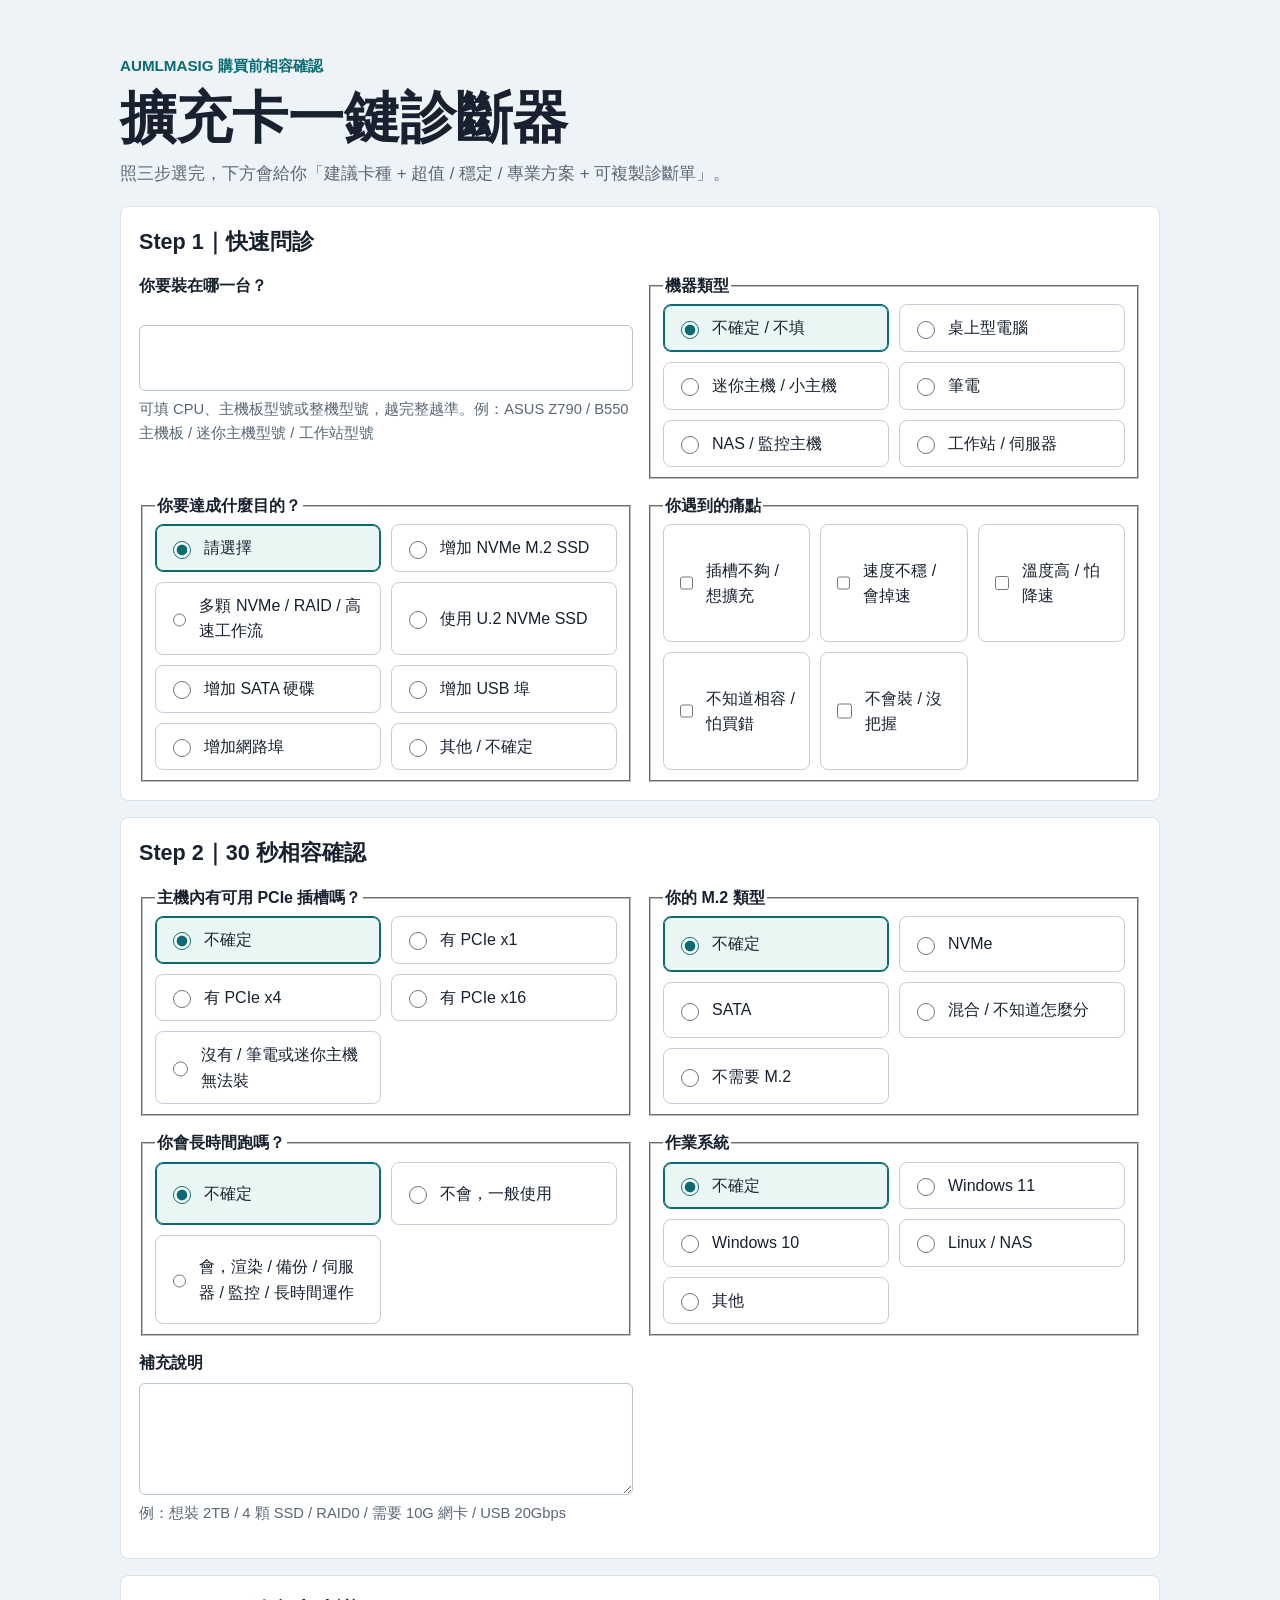
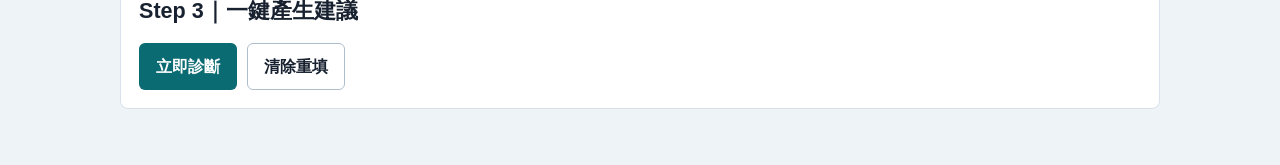
<file: aumlmasig-expansion-card-diagnoser/index.html>
<!doctype html>
<html lang="zh-Hant">
<head>
  <meta charset="utf-8">
  <meta name="viewport" content="width=device-width, initial-scale=1">
  <title>擴充卡一鍵診斷器｜AUMLMASIG</title>
  <link rel="stylesheet" href="styles/diagnoser.css">
  <script defer src="src/config.js"></script>
  <script defer src="src/report-generator.js"></script>
  <script defer src="src/rules-engine.js"></script>
  <script defer src="src/dom-utils.js"></script>
  <script defer src="src/app.js"></script>
</head>
<body>
  <main class="auml-page">
    <div class="auml-shell">
      <noscript>
        <div class="auml-noscript">此診斷器需要啟用 JavaScript 才能產生建議與診斷單。</div>
      </noscript>

      <header class="auml-hero">
        <p class="auml-kicker">AUMLMASIG 購買前相容確認</p>
        <h1>擴充卡一鍵診斷器</h1>
        <p class="auml-subtitle">照三步選完，下方會給你「建議卡種 + 超值 / 穩定 / 專業方案 + 可複製診斷單」。</p>
      </header>

      <form id="diagnoser-form" class="auml-form">
        <section class="auml-section" aria-labelledby="step-1-title">
          <h2 id="step-1-title">Step 1｜快速問診</h2>
          <div class="auml-grid">
            <div class="auml-field">
              <label class="auml-label" for="device">你要裝在哪一台？</label>
              <input id="device" name="device" type="text" autocomplete="off" aria-describedby="device-help">
              <p id="device-help" class="auml-help">可填 CPU、主機板型號或整機型號，越完整越準。例：ASUS Z790 / B550 主機板 / 迷你主機型號 / 工作站型號</p>
            </div>

            <fieldset class="auml-field">
              <legend class="auml-label">機器類型</legend>
              <div class="auml-choice-grid">
                <label class="auml-choice"><input type="radio" name="device_type" value="unknown" checked>不確定 / 不填</label>
                <label class="auml-choice"><input type="radio" name="device_type" value="desktop">桌上型電腦</label>
                <label class="auml-choice"><input type="radio" name="device_type" value="mini">迷你主機 / 小主機</label>
                <label class="auml-choice"><input type="radio" name="device_type" value="laptop">筆電</label>
                <label class="auml-choice"><input type="radio" name="device_type" value="nas">NAS / 監控主機</label>
                <label class="auml-choice"><input type="radio" name="device_type" value="workstation">工作站 / 伺服器</label>
              </div>
            </fieldset>

            <fieldset class="auml-field">
              <legend class="auml-label">你要達成什麼目的？</legend>
              <div class="auml-choice-grid">
                <label class="auml-choice"><input type="radio" name="goal" value="unknown" checked>請選擇</label>
                <label class="auml-choice"><input type="radio" name="goal" value="nvme_basic">增加 NVMe M.2 SSD</label>
                <label class="auml-choice"><input type="radio" name="goal" value="nvme_raid">多顆 NVMe / RAID / 高速工作流</label>
                <label class="auml-choice"><input type="radio" name="goal" value="u2">使用 U.2 NVMe SSD</label>
                <label class="auml-choice"><input type="radio" name="goal" value="sata">增加 SATA 硬碟</label>
                <label class="auml-choice"><input type="radio" name="goal" value="usb">增加 USB 埠</label>
                <label class="auml-choice"><input type="radio" name="goal" value="nic">增加網路埠</label>
                <label class="auml-choice"><input type="radio" name="goal" value="other">其他 / 不確定</label>
              </div>
            </fieldset>

            <fieldset class="auml-field">
              <legend class="auml-label">你遇到的痛點</legend>
              <div class="auml-chip-grid">
                <label class="auml-chip"><input type="checkbox" name="pain" value="slot">插槽不夠 / 想擴充</label>
                <label class="auml-chip"><input type="checkbox" name="pain" value="speed">速度不穩 / 會掉速</label>
                <label class="auml-chip"><input type="checkbox" name="pain" value="temp">溫度高 / 怕降速</label>
                <label class="auml-chip"><input type="checkbox" name="pain" value="compat">不知道相容 / 怕買錯</label>
                <label class="auml-chip"><input type="checkbox" name="pain" value="install">不會裝 / 沒把握</label>
              </div>
            </fieldset>
          </div>
        </section>

        <section class="auml-section" aria-labelledby="step-2-title">
          <h2 id="step-2-title">Step 2｜30 秒相容確認</h2>
          <div class="auml-grid">
            <fieldset class="auml-field">
              <legend class="auml-label">主機內有可用 PCIe 插槽嗎？</legend>
              <div class="auml-choice-grid">
                <label class="auml-choice"><input type="radio" name="pcie" value="unknown" checked>不確定</label>
                <label class="auml-choice"><input type="radio" name="pcie" value="x1">有 PCIe x1</label>
                <label class="auml-choice"><input type="radio" name="pcie" value="x4">有 PCIe x4</label>
                <label class="auml-choice"><input type="radio" name="pcie" value="x16">有 PCIe x16</label>
                <label class="auml-choice"><input type="radio" name="pcie" value="none">沒有 / 筆電或迷你主機無法裝</label>
              </div>
            </fieldset>

            <fieldset class="auml-field">
              <legend class="auml-label">你的 M.2 類型</legend>
              <div class="auml-choice-grid">
                <label class="auml-choice"><input type="radio" name="m2_type" value="unknown" checked>不確定</label>
                <label class="auml-choice"><input type="radio" name="m2_type" value="nvme">NVMe</label>
                <label class="auml-choice"><input type="radio" name="m2_type" value="sata">SATA</label>
                <label class="auml-choice"><input type="radio" name="m2_type" value="mixed">混合 / 不知道怎麼分</label>
                <label class="auml-choice"><input type="radio" name="m2_type" value="not_needed">不需要 M.2</label>
              </div>
            </fieldset>

            <fieldset class="auml-field">
              <legend class="auml-label">你會長時間跑嗎？</legend>
              <div class="auml-choice-grid">
                <label class="auml-choice"><input type="radio" name="longrun" value="unknown" checked>不確定</label>
                <label class="auml-choice"><input type="radio" name="longrun" value="no">不會，一般使用</label>
                <label class="auml-choice"><input type="radio" name="longrun" value="yes">會，渲染 / 備份 / 伺服器 / 監控 / 長時間運作</label>
              </div>
            </fieldset>

            <fieldset class="auml-field">
              <legend class="auml-label">作業系統</legend>
              <div class="auml-choice-grid">
                <label class="auml-choice"><input type="radio" name="os" value="unknown" checked>不確定</label>
                <label class="auml-choice"><input type="radio" name="os" value="win11">Windows 11</label>
                <label class="auml-choice"><input type="radio" name="os" value="win10">Windows 10</label>
                <label class="auml-choice"><input type="radio" name="os" value="linux">Linux / NAS</label>
                <label class="auml-choice"><input type="radio" name="os" value="other">其他</label>
              </div>
            </fieldset>

            <div class="auml-field">
              <label class="auml-label" for="notes">補充說明</label>
              <textarea id="notes" name="notes" aria-describedby="notes-help"></textarea>
              <p id="notes-help" class="auml-help">例：想裝 2TB / 4 顆 SSD / RAID0 / 需要 10G 網卡 / USB 20Gbps</p>
            </div>
          </div>
        </section>

        <section class="auml-section" aria-labelledby="step-3-title">
          <h2 id="step-3-title">Step 3｜一鍵產生建議</h2>
          <div class="auml-actions">
            <button class="auml-button auml-button-primary" type="submit">立即診斷</button>
            <button class="auml-button auml-button-secondary" type="reset">清除重填</button>
          </div>
        </section>
      </form>

      <section id="diagnosis-result" class="auml-result" aria-live="polite" hidden>
        <span id="result-risk" class="auml-risk-pill"></span>
        <h2 id="result-title"></h2>
        <p id="result-summary"></p>

        <div class="auml-result-grid">
          <div class="auml-result-block">
            <h3>診斷摘要</h3>
            <p>建議卡種：<strong id="recommended-category"></strong></p>
          </div>

          <div class="auml-result-block">
            <h3>建議方案</h3>
            <div id="plan-list" class="auml-plan-list"></div>
          </div>

          <div class="auml-result-block">
            <h3>相容提醒</h3>
            <ul id="warning-list"></ul>
          </div>

          <div class="auml-result-block">
            <h3>購買前確認</h3>
            <ul id="checklist"></ul>
          </div>

          <div class="auml-result-block auml-result-block-wide">
            <h3>可複製診斷單</h3>
            <textarea id="report-text" class="auml-report-box" readonly></textarea>
            <div class="auml-result-actions">
              <button id="copy-report" class="auml-button auml-button-primary" type="button">一鍵複製診斷單</button>
              <a id="product-link" class="auml-link-button" target="_blank" rel="noopener" hidden>查看推薦商品</a>
              <a id="download-link" class="auml-link-button" target="_blank" rel="noopener" hidden>下載中心</a>
              <a id="support-link" class="auml-link-button" target="_blank" rel="noopener" hidden>客服協助確認表</a>
            </div>
            <p id="no-product-message" class="auml-muted" hidden>請先聯繫客服確認</p>
            <p id="copy-status" class="auml-copy-status" role="status"></p>
          </div>
        </div>
      </section>
    </div>
  </main>
</body>
</html>
</file>
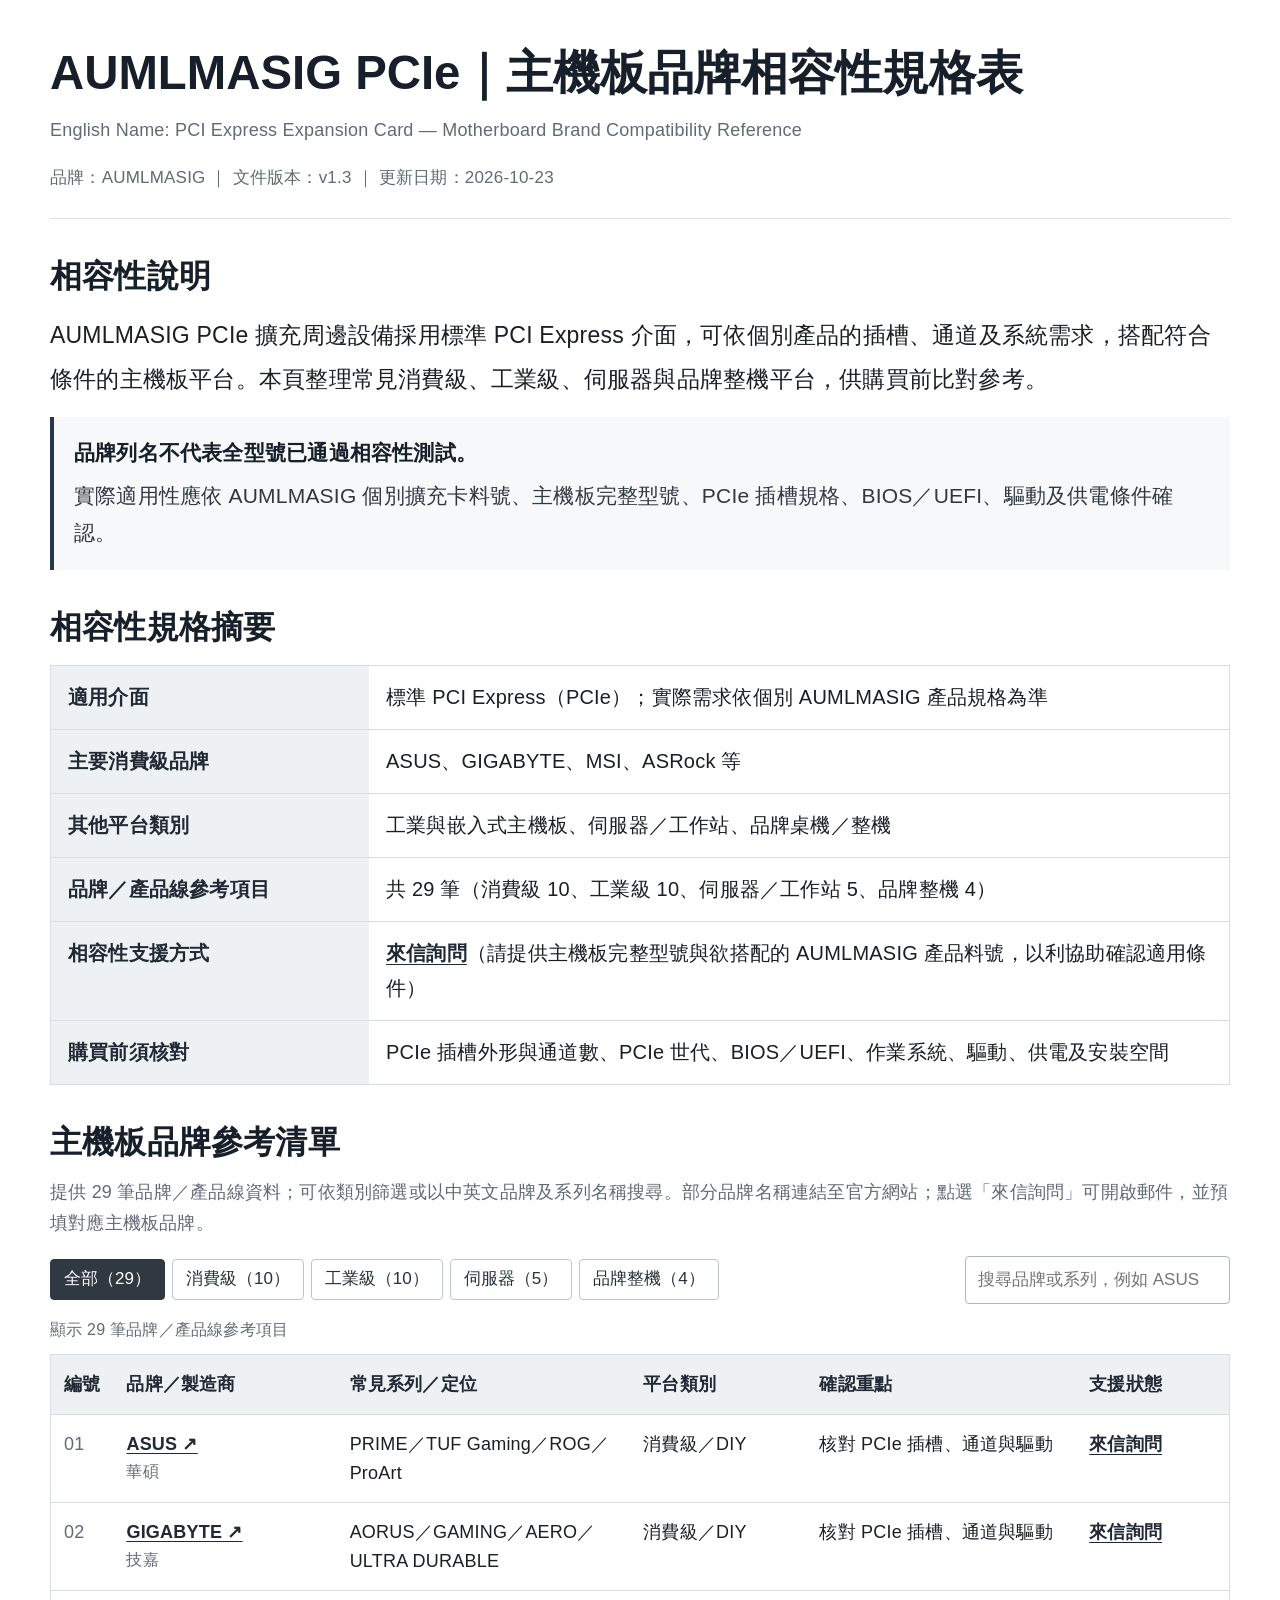
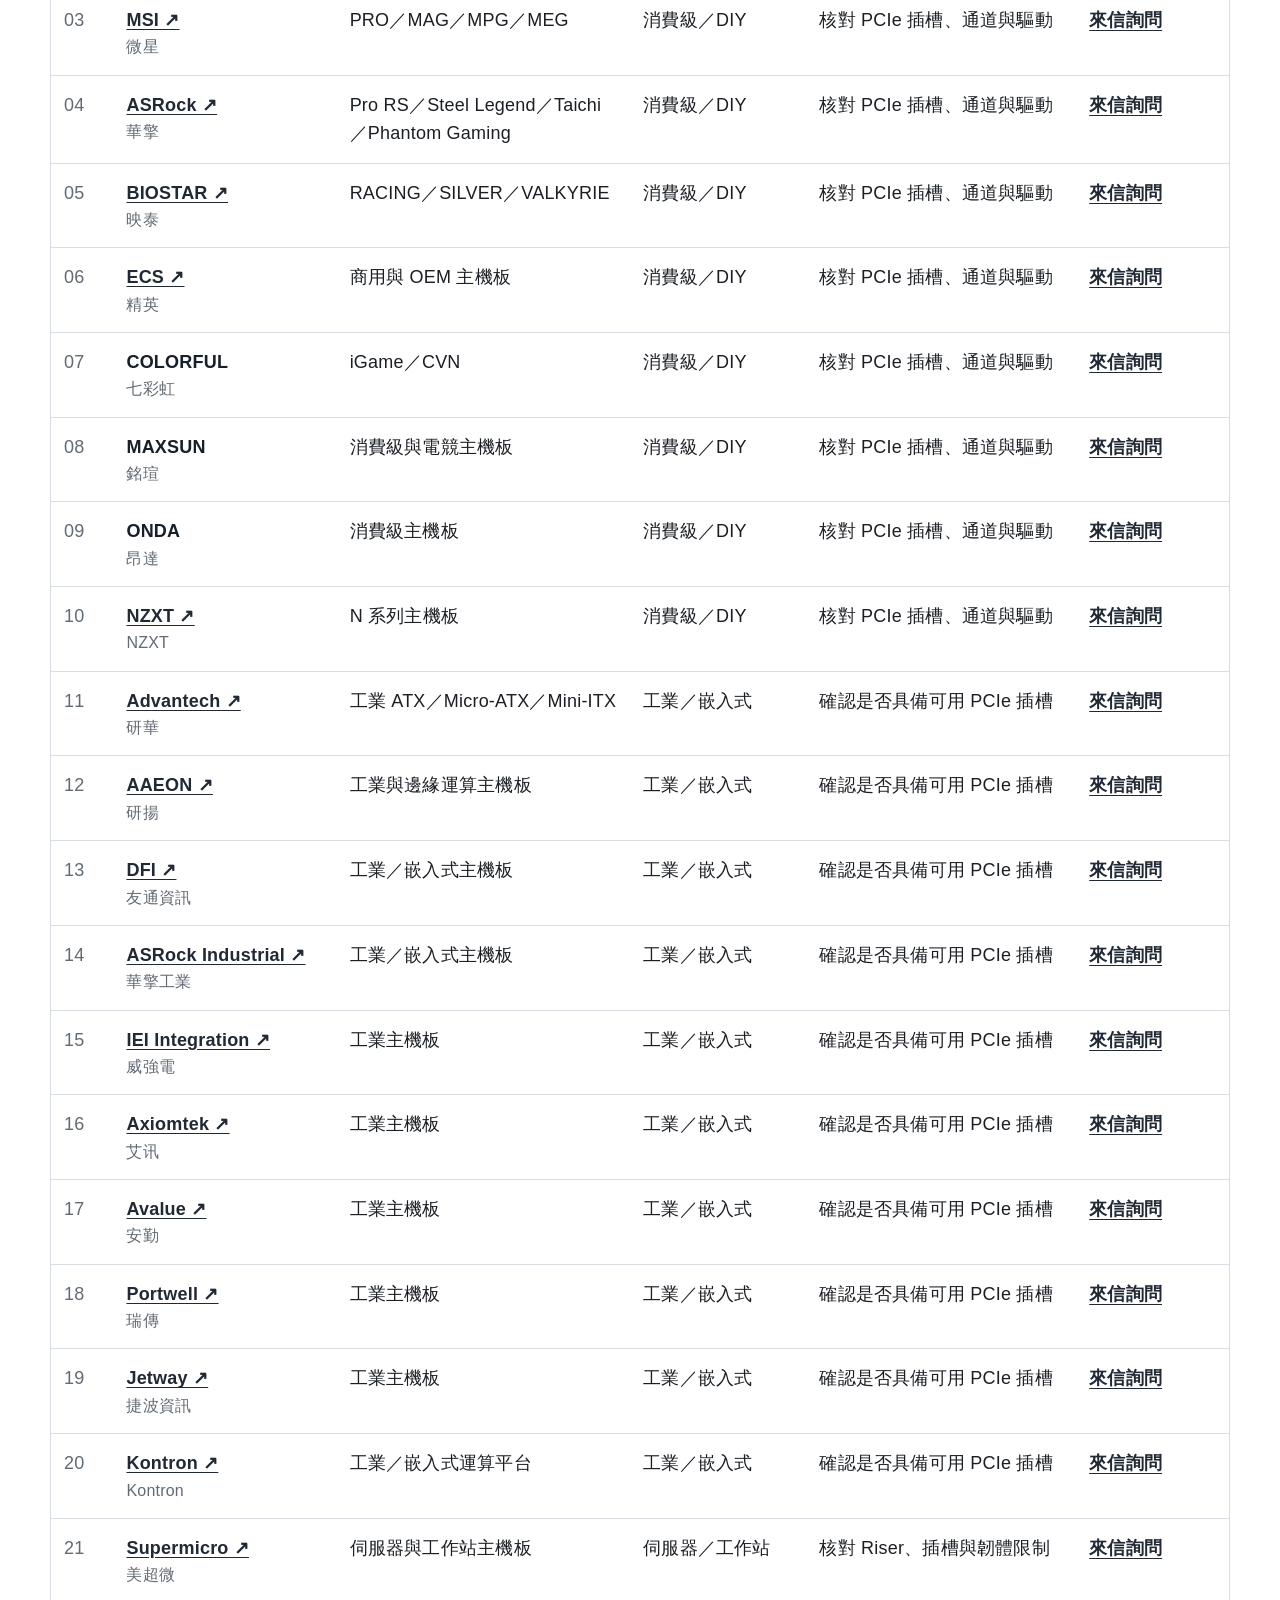
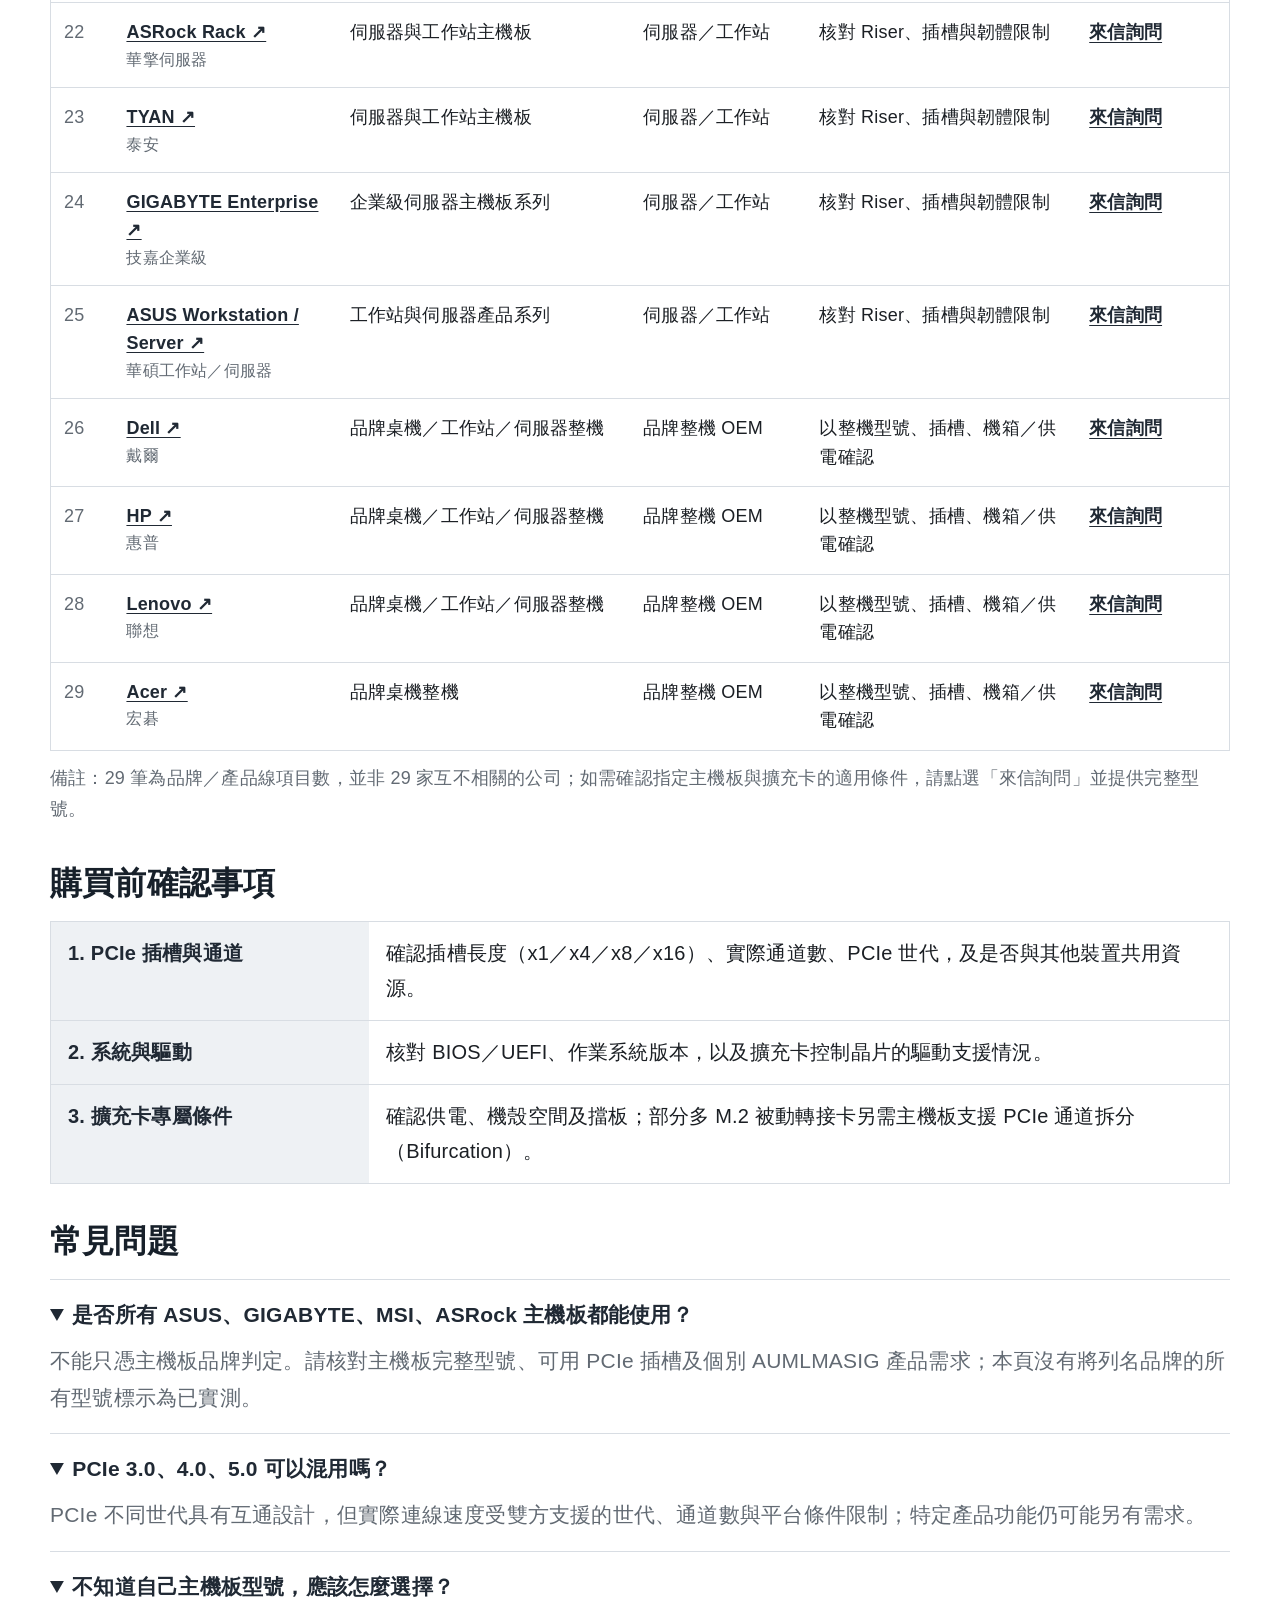
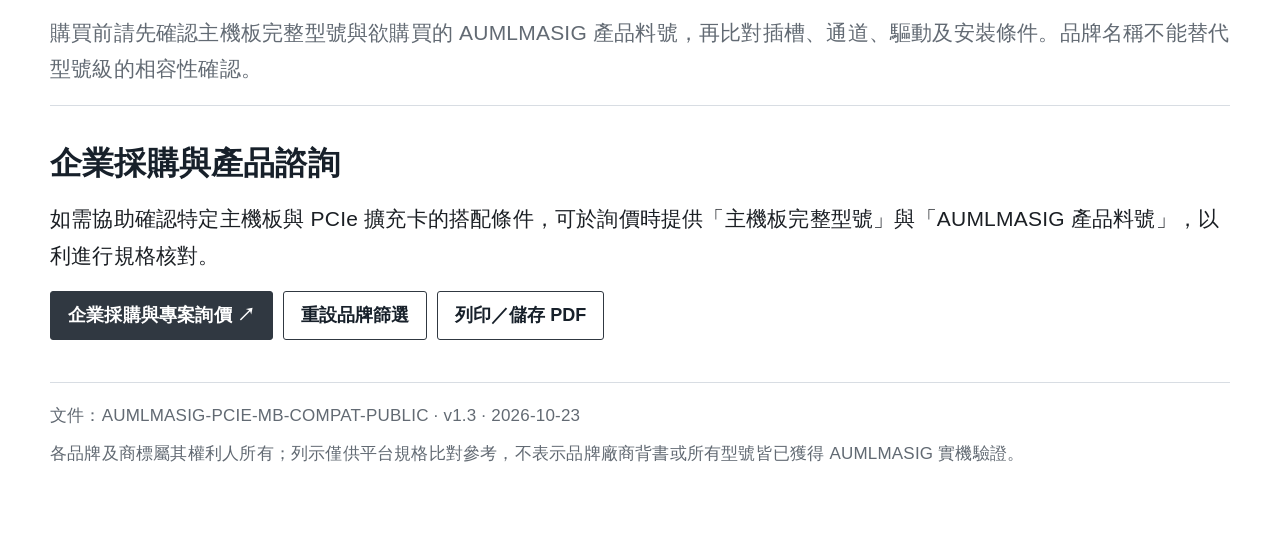
<file: pcie-compatibility/index.html>
<!doctype html>
<html lang="zh-Hant-TW">
<head>
<meta charset="utf-8">
<meta name="viewport" content="width=device-width, initial-scale=1">
<meta name="color-scheme" content="light">
<meta name="description" content="AUMLMASIG PCIe 擴充卡適用主機板品牌參考清單，包含 ASUS、GIGABYTE、MSI、ASRock，以及工業、伺服器與品牌整機平台。實際適用性依主機板完整型號與 PCIe 規格確認。">
<title>AUMLMASIG｜PCIe 主機板品牌相容性規格表</title>
<style>
  :root {
    --page-bg: #fff;
    --surface: #f7f8fa;
    --surface-strong: #eef1f4;
    --text: #1b1f24;
    --muted: #626a73;
    --line: #d8dde3;
    --accent: #24374c;
    --max-width: 1180px;
  }
  *, *::before, *::after { box-sizing: border-box; }
  html { scroll-behavior: smooth; }
  body { margin: 0; background: var(--page-bg); color: var(--text); font-family: "Noto Sans TC", "Microsoft JhengHei", "PingFang TC", Arial, sans-serif; font-size: 21px; line-height: 1.75; letter-spacing: .01em; }
  a { color: #202934; text-underline-offset: 3px; }
  a:hover { text-decoration-thickness: 2px; }
  button, input { font: inherit; }
  button:focus-visible, input:focus-visible, a:focus-visible { outline: 3px solid #334155; outline-offset: 3px; }
  .product-page { width: calc(100% - 64px); max-width: var(--max-width); margin: 0 auto; padding: 42px 0 65px; }
  .product-header { padding-bottom: 25px; border-bottom: 1px solid var(--line); }
  .product-title { margin: 0; color: #17202a; font-size: clamp(32px, 3.7vw, 50px); line-height: 1.32; font-weight: 800; letter-spacing: 0; }
  .english-name { margin: 10px 0 0; font-size: 18px; color: var(--muted); }
  .product-meta { margin: 17px 0 0; font-size: 17px; color: var(--muted); }
  section { margin-top: 36px; }
  h2 { color: #17202a; font-size: 32px; line-height: 1.35; margin: 0 0 16px; font-weight: 800; }
  h3 { color: #202934; font-size: 25px; line-height: 1.45; margin: 0 0 9px; }
  p { margin: 0; }
  .lead { font-size: 23px; line-height: 1.9; }
  .spec-table-wrap { overflow-x: auto; border: 1px solid var(--line); background: #fff; }
  .spec-table { width: 100%; border-collapse: collapse; font-size: 20px; }
  .spec-table th, .spec-table td { border-bottom: 1px solid var(--line); padding: 14px 17px; text-align: left; vertical-align: top; }
  .spec-table tbody tr:last-child th, .spec-table tbody tr:last-child td { border-bottom: 0; }
  .spec-table th[scope="row"] { width: 27%; background: var(--surface-strong); font-weight: 700; color: #202934; }
  .spec-table td { background: #fff; }
  .spec-table .subtle { color: var(--muted); }
  .spec-table td strong { font-weight: 750; }
  .plain-list { margin: 0; padding-left: 1.35em; }
  .plain-list li + li { margin-top: 9px; }
  .notice { border-left: 4px solid var(--accent); background: var(--surface); padding: 18px 20px; color: #303841; }
  .notice strong { display: block; margin-bottom: 6px; color: #17202a; }
  .section-desc { font-size: 18px; color: var(--muted); margin: -3px 0 16px; }
  .table-toolbar { display: flex; flex-wrap: wrap; gap: 12px; justify-content: space-between; align-items: center; margin: 0 0 12px; }
  .filter-group { display: flex; gap: 7px; flex-wrap: wrap; }
  .filter { appearance:none; cursor: pointer; padding: 8px 13px; background:#fff; border:1px solid #bfc6cf; color:#28313b; font-size: 17px; border-radius: 4px; line-height:1.35; }
  .filter[aria-pressed="true"] { color:#fff; background:#303841; border-color:#303841; }
  .filter:not([aria-pressed="true"]):hover { background:var(--surface); }
  .search-label { display: block; font-size: 17px; width: 265px; max-width: 100%; }
  .search-label input { display:block; width:100%; padding: 8px 12px; border:1px solid #aeb7c2; border-radius: 4px; color:var(--text); background:#fff; font-size: 17px; }
  .result-line { color:var(--muted); font-size: 16px; margin: 0 0 10px; }
  .brand-table { width:100%; border-collapse:collapse; min-width:1080px; font-size: 18px; }
  .brand-table thead th { background:var(--surface-strong); font-size:18px; font-weight:750; color:#202934; border-bottom:1px solid var(--line); padding:14px 13px; text-align:left; white-space: nowrap; }
  .brand-table tbody td { background:#fff; border-bottom:1px solid var(--line); padding:15px 13px; vertical-align:top; line-height: 1.58; }
  .brand-table tbody tr:last-child td { border-bottom:0; }
  .brand-table .num { color:var(--muted); width: 5%; white-space: nowrap; }
  .brand-table th:nth-child(2) { width:19%; }
  .brand-table th:nth-child(3) { width:25%; }
  .brand-table th:nth-child(4) { width:15%; }
  .brand-table th:nth-child(5) { width:23%; }
  .brand-table th:nth-child(6) { width:13%; }
  .brand { display:block; font-weight:800; color:#17202a; overflow-wrap:anywhere; }
  .brand-zh { display:block; color:var(--muted); font-size:16px; }
  .status { color:#303841; font-weight:700; white-space: nowrap; }
  .status-link { color:#202934; font-weight:700; text-decoration:underline; text-underline-offset:4px; text-decoration-thickness:1px; }
  .status-link:hover, .status-link:focus-visible { color:#000; text-decoration-thickness:2px; }
  .swipe-hint { display:none; color:var(--muted); text-align:right; margin-bottom:5px; font-size:15px; }
  .no-match { display:none; text-align:center; padding:20px; font-size:18px; color:var(--muted); border:1px solid var(--line); border-top:0; }
  .action-row { display:flex; flex-wrap:wrap; gap:10px; margin-top:16px; }
  .action-link, .action-button { display: inline-block; font-size:18px; line-height:1.5; padding:10px 17px; border:1px solid #303841; color:#17202a; background:#fff; text-decoration:none; font-weight:700; cursor:pointer; border-radius:3px; }
  .action-link:hover, .action-button:hover { background:var(--surface); }
  .action-link.primary { background:#303841; color:#fff; }
  .action-link.primary:hover { background:#17202a; }
  .faq { border-top:1px solid var(--line); }
  details { border-bottom:1px solid var(--line); padding:17px 0; }
  summary { cursor:pointer; font-weight:700; color:#202934; }
  details p { margin-top:9px; color:var(--muted); }
  .footer-note { margin-top:42px; padding-top:18px; border-top:1px solid var(--line); color:var(--muted); font-size:17px; }
  .footer-note p + p { margin-top:9px; }
  @media(max-width:760px) {
    .product-page { width:calc(100% - 28px); padding-top:26px; }
    body { font-size:19px; }
    .product-title { font-size:32px; }
    .lead { font-size:20px; }
    h2 { font-size:27px; }
    h3 { font-size:22px; }
    .spec-table { font-size:18px; }
    .spec-table th, .spec-table td { padding:12px 11px; }
    .spec-table th[scope="row"] { width: 33%; }
    .table-toolbar { align-items: stretch; }
    .search-label { flex: 1 1 100%; width:100%; }
    .swipe-hint { display:block; }
    .filter { font-size:15px; padding:7px 11px; }
    .action-row > * { flex:1 1 auto; text-align:center; }
    section { margin-top:32px; }
  }
  @media print {
    @page { size:A4 landscape; margin:12mm; }
    body { background:#fff; font-size:13px; }
    .product-page { max-width: none; width:100%; padding:0; }
    .product-title { font-size:26px; }
    .english-name,.product-meta,.section-desc,.result-line { font-size:12px; }
    .lead { font-size:14px; }
    h2 { font-size:20px; margin-bottom:8px; }
    section { margin-top:17px; }
    .spec-table { font-size:13px; }
    .spec-table th,.spec-table td { padding:7px 9px; }
    .brand-table { min-width:0; font-size:11px; }
    .brand-table thead th { font-size:11px; padding:6px; }
    .brand-table tbody td { padding:6px; }
    .brand-zh { font-size:10px; }
    .status { white-space: normal; }
    .table-toolbar,.swipe-hint,.action-row { display:none!important; }
    .spec-table-wrap { overflow:visible; }
    .notice { padding:10px; font-size:13px; }
    .footer-note { font-size:10px; }
    tr, details { break-inside:avoid; }
    .spec-table th[scope="row"],.brand-table thead th,.notice { -webkit-print-color-adjust:exact; print-color-adjust:exact; }
  }
</style>
</head>
<body>
<main class="product-page">
  <header class="product-header">
    <h1 class="product-title">AUMLMASIG PCIe｜主機板品牌相容性規格表</h1>
    <p class="english-name">English Name: PCI Express Expansion Card — Motherboard Brand Compatibility Reference</p>
    <p class="product-meta">品牌：AUMLMASIG ｜ 文件版本：v1.3 ｜ 更新日期：2026-10-23</p>
  </header>

  <section aria-labelledby="description">
    <h2 id="description">相容性說明</h2>
    <p class="lead">AUMLMASIG PCIe 擴充周邊設備採用標準 PCI Express 介面，可依個別產品的插槽、通道及系統需求，搭配符合條件的主機板平台。本頁整理常見消費級、工業級、伺服器與品牌整機平台，供購買前比對參考。</p>
    <div class="notice" style="margin-top:16px"><strong>品牌列名不代表全型號已通過相容性測試。</strong>實際適用性應依 AUMLMASIG 個別擴充卡料號、主機板完整型號、PCIe 插槽規格、BIOS／UEFI、驅動及供電條件確認。</div>
  </section>

  <section aria-labelledby="specification">
    <h2 id="specification">相容性規格摘要</h2>
    <div class="spec-table-wrap"><table class="spec-table"><tbody>
      <tr><th scope="row">適用介面</th><td>標準 PCI Express（PCIe）；實際需求依個別 AUMLMASIG 產品規格為準</td></tr>
      <tr><th scope="row">主要消費級品牌</th><td>ASUS、GIGABYTE、MSI、ASRock 等</td></tr>
      <tr><th scope="row">其他平台類別</th><td>工業與嵌入式主機板、伺服器／工作站、品牌桌機／整機</td></tr>
      <tr><th scope="row">品牌／產品線參考項目</th><td>共 29 筆（消費級 10、工業級 10、伺服器／工作站 5、品牌整機 4）</td></tr>
      <tr><th scope="row">相容性支援方式</th><td><a class="status-link" href="mailto:contact@aumlmasig.com?subject=AUMLMASIG%20PCIe%20%E6%93%B4%E5%85%85%E5%8D%A1%EF%BC%8D%E4%B8%BB%E6%A9%9F%E6%9D%BF%E7%9B%B8%E5%AE%B9%E6%80%A7%E8%A9%A2%E5%95%8F&amp;body=%E6%82%A8%E5%A5%BD%EF%BC%9A%0A%E6%88%91%E6%83%B3%E8%A9%A2%E5%95%8F%20AUMLMASIG%20PCIe%20%E6%93%B4%E5%85%85%E5%8D%A1%E8%88%87%E6%88%91%E7%9A%84%E4%B8%BB%E6%A9%9F%E6%9D%BF%E6%90%AD%E9%85%8D%E7%9A%84%E9%81%A9%E7%94%A8%E6%A2%9D%E4%BB%B6%E3%80%82%0A%0A%E4%B8%BB%E6%A9%9F%E6%9D%BF%E5%93%81%E7%89%8C%EF%BC%9A%0A%E4%B8%BB%E6%A9%9F%E6%9D%BF%E5%AE%8C%E6%95%B4%E5%9E%8B%E8%99%9F%EF%BC%9A%0A%E6%AC%B2%E6%90%AD%E9%85%8D%E7%9A%84%20AUMLMASIG%20%E6%93%B4%E5%85%85%E5%8D%A1%E7%94%A2%E5%93%81%E5%90%8D%E7%A8%B1%EF%BC%8F%E6%96%99%E8%99%9F%EF%BC%9A%0A%E4%BD%9C%E6%A5%AD%E7%B3%BB%E7%B5%B1%EF%BC%9A%0APCIe%20%E6%8F%92%E6%A7%BD%E8%A6%8F%E6%A0%BC%EF%BC%88%E5%A6%82%E5%B7%B2%E7%9F%A5%EF%BC%89%EF%BC%9A%0A%E5%85%B6%E4%BB%96%E9%9C%80%E6%B1%82%EF%BC%9A%0A%0A%E7%85%A9%E8%AB%8B%E5%8D%94%E5%8A%A9%E7%A2%BA%E8%AA%8D%EF%BC%8C%E8%AC%9D%E8%AC%9D%E3%80%82">來信詢問</a>（請提供主機板完整型號與欲搭配的 AUMLMASIG 產品料號，以利協助確認適用條件）</td></tr>
      <tr><th scope="row">購買前須核對</th><td>PCIe 插槽外形與通道數、PCIe 世代、BIOS／UEFI、作業系統、驅動、供電及安裝空間</td></tr>
    </tbody></table></div>
  </section>

  <section aria-labelledby="brands">
    <h2 id="brands">主機板品牌參考清單</h2>
    <p class="section-desc">提供 29 筆品牌／產品線資料；可依類別篩選或以中英文品牌及系列名稱搜尋。部分品牌名稱連結至官方網站；點選「來信詢問」可開啟郵件，並預填對應主機板品牌。</p>
    <div class="table-toolbar" role="group" aria-label="主機板品牌搜尋與類別篩選">
      <div class="filter-group">
        <button type="button" class="filter" data-filter="ALL" aria-pressed="true">全部（29）</button>
        <button type="button" class="filter" data-filter="DIY" aria-pressed="false">消費級（10）</button>
        <button type="button" class="filter" data-filter="IND" aria-pressed="false">工業級（10）</button>
        <button type="button" class="filter" data-filter="SERVER" aria-pressed="false">伺服器（5）</button>
        <button type="button" class="filter" data-filter="OEM" aria-pressed="false">品牌整機（4）</button>
      </div>
      <label class="search-label"><span class="sr-only" style="position:absolute;width:1px;height:1px;overflow:hidden">搜尋品牌或系列</span><input id="brandSearch" type="search" placeholder="搜尋品牌或系列，例如 ASUS、研華" autocomplete="off" aria-label="搜尋品牌或系列"></label>
    </div>
    <p class="result-line" id="resultCount" role="status" aria-live="polite">顯示 29 筆品牌／產品線參考項目</p>
    <p class="swipe-hint">← 表格可以左右滑動查看 →</p>
    <div class="spec-table-wrap">
      <table class="brand-table" id="compatTable">
        <caption class="sr-only" style="position:absolute;width:1px;height:1px;overflow:hidden">主機板品牌參考清單；不表示所有型號均經實測</caption>
        <thead><tr><th scope="col">編號</th><th scope="col">品牌／製造商</th><th scope="col">常見系列／定位</th><th scope="col">平台類別</th><th scope="col">確認重點</th><th scope="col">支援狀態</th></tr></thead>
        <tbody>
        <tr class="brand-row" data-group="DIY" data-search="asus 華碩 prime／tuf gaming／rog／proart 消費級／diy">
          <td class="num">01</td>
          <td><strong class="brand"><a href="https://www.asus.com/tw/motherboards-components/motherboards/all-series/" target="_blank" rel="noopener noreferrer" title="開啟ASUS官方網站（另開分頁）">ASUS ↗</a></strong><span class="brand-zh">華碩</span></td>
          <td>PRIME／TUF Gaming／ROG／ProArt</td>
          <td>消費級／DIY</td>
          <td>核對 PCIe 插槽、通道與驅動</td>
          <td><span class="status"><a class="status-link" href="mailto:contact@aumlmasig.com?subject=AUMLMASIG%20PCIe%20%E6%93%B4%E5%85%85%E5%8D%A1%EF%BC%8D%E4%B8%BB%E6%A9%9F%E6%9D%BF%E7%9B%B8%E5%AE%B9%E6%80%A7%E8%A9%A2%E5%95%8F%EF%BC%8DASUS&amp;body=%E6%82%A8%E5%A5%BD%EF%BC%9A%0A%E6%88%91%E6%83%B3%E8%A9%A2%E5%95%8F%20AUMLMASIG%20PCIe%20%E6%93%B4%E5%85%85%E5%8D%A1%E8%88%87%E6%88%91%E7%9A%84%E4%B8%BB%E6%A9%9F%E6%9D%BF%E6%90%AD%E9%85%8D%E7%9A%84%E9%81%A9%E7%94%A8%E6%A2%9D%E4%BB%B6%E3%80%82%0A%0A%E4%B8%BB%E6%A9%9F%E6%9D%BF%E5%93%81%E7%89%8C%EF%BC%9AASUS%0A%E4%B8%BB%E6%A9%9F%E6%9D%BF%E5%AE%8C%E6%95%B4%E5%9E%8B%E8%99%9F%EF%BC%9A%0A%E6%AC%B2%E6%90%AD%E9%85%8D%E7%9A%84%20AUMLMASIG%20%E6%93%B4%E5%85%85%E5%8D%A1%E7%94%A2%E5%93%81%E5%90%8D%E7%A8%B1%EF%BC%8F%E6%96%99%E8%99%9F%EF%BC%9A%0A%E4%BD%9C%E6%A5%AD%E7%B3%BB%E7%B5%B1%EF%BC%9A%0APCIe%20%E6%8F%92%E6%A7%BD%E8%A6%8F%E6%A0%BC%EF%BC%88%E5%A6%82%E5%B7%B2%E7%9F%A5%EF%BC%89%EF%BC%9A%0A%E5%85%B6%E4%BB%96%E9%9C%80%E6%B1%82%EF%BC%9A%0A%0A%E7%85%A9%E8%AB%8B%E5%8D%94%E5%8A%A9%E7%A2%BA%E8%AA%8D%EF%BC%8C%E8%AC%9D%E8%AC%9D%E3%80%82" title="來信詢問 ASUS 主機板相容性">來信詢問</a></span></td>
        </tr>
        <tr class="brand-row" data-group="DIY" data-search="gigabyte 技嘉 aorus／gaming／aero／ultra durable 消費級／diy">
          <td class="num">02</td>
          <td><strong class="brand"><a href="https://www.gigabyte.com/tw/Motherboard" target="_blank" rel="noopener noreferrer" title="開啟GIGABYTE官方網站（另開分頁）">GIGABYTE ↗</a></strong><span class="brand-zh">技嘉</span></td>
          <td>AORUS／GAMING／AERO／ULTRA DURABLE</td>
          <td>消費級／DIY</td>
          <td>核對 PCIe 插槽、通道與驅動</td>
          <td><span class="status"><a class="status-link" href="mailto:contact@aumlmasig.com?subject=AUMLMASIG%20PCIe%20%E6%93%B4%E5%85%85%E5%8D%A1%EF%BC%8D%E4%B8%BB%E6%A9%9F%E6%9D%BF%E7%9B%B8%E5%AE%B9%E6%80%A7%E8%A9%A2%E5%95%8F%EF%BC%8DGIGABYTE&amp;body=%E6%82%A8%E5%A5%BD%EF%BC%9A%0A%E6%88%91%E6%83%B3%E8%A9%A2%E5%95%8F%20AUMLMASIG%20PCIe%20%E6%93%B4%E5%85%85%E5%8D%A1%E8%88%87%E6%88%91%E7%9A%84%E4%B8%BB%E6%A9%9F%E6%9D%BF%E6%90%AD%E9%85%8D%E7%9A%84%E9%81%A9%E7%94%A8%E6%A2%9D%E4%BB%B6%E3%80%82%0A%0A%E4%B8%BB%E6%A9%9F%E6%9D%BF%E5%93%81%E7%89%8C%EF%BC%9AGIGABYTE%0A%E4%B8%BB%E6%A9%9F%E6%9D%BF%E5%AE%8C%E6%95%B4%E5%9E%8B%E8%99%9F%EF%BC%9A%0A%E6%AC%B2%E6%90%AD%E9%85%8D%E7%9A%84%20AUMLMASIG%20%E6%93%B4%E5%85%85%E5%8D%A1%E7%94%A2%E5%93%81%E5%90%8D%E7%A8%B1%EF%BC%8F%E6%96%99%E8%99%9F%EF%BC%9A%0A%E4%BD%9C%E6%A5%AD%E7%B3%BB%E7%B5%B1%EF%BC%9A%0APCIe%20%E6%8F%92%E6%A7%BD%E8%A6%8F%E6%A0%BC%EF%BC%88%E5%A6%82%E5%B7%B2%E7%9F%A5%EF%BC%89%EF%BC%9A%0A%E5%85%B6%E4%BB%96%E9%9C%80%E6%B1%82%EF%BC%9A%0A%0A%E7%85%A9%E8%AB%8B%E5%8D%94%E5%8A%A9%E7%A2%BA%E8%AA%8D%EF%BC%8C%E8%AC%9D%E8%AC%9D%E3%80%82" title="來信詢問 GIGABYTE 主機板相容性">來信詢問</a></span></td>
        </tr>
        <tr class="brand-row" data-group="DIY" data-search="msi 微星 pro／mag／mpg／meg 消費級／diy">
          <td class="num">03</td>
          <td><strong class="brand"><a href="https://www.msi.com/Motherboard" target="_blank" rel="noopener noreferrer" title="開啟MSI官方網站（另開分頁）">MSI ↗</a></strong><span class="brand-zh">微星</span></td>
          <td>PRO／MAG／MPG／MEG</td>
          <td>消費級／DIY</td>
          <td>核對 PCIe 插槽、通道與驅動</td>
          <td><span class="status"><a class="status-link" href="mailto:contact@aumlmasig.com?subject=AUMLMASIG%20PCIe%20%E6%93%B4%E5%85%85%E5%8D%A1%EF%BC%8D%E4%B8%BB%E6%A9%9F%E6%9D%BF%E7%9B%B8%E5%AE%B9%E6%80%A7%E8%A9%A2%E5%95%8F%EF%BC%8DMSI&amp;body=%E6%82%A8%E5%A5%BD%EF%BC%9A%0A%E6%88%91%E6%83%B3%E8%A9%A2%E5%95%8F%20AUMLMASIG%20PCIe%20%E6%93%B4%E5%85%85%E5%8D%A1%E8%88%87%E6%88%91%E7%9A%84%E4%B8%BB%E6%A9%9F%E6%9D%BF%E6%90%AD%E9%85%8D%E7%9A%84%E9%81%A9%E7%94%A8%E6%A2%9D%E4%BB%B6%E3%80%82%0A%0A%E4%B8%BB%E6%A9%9F%E6%9D%BF%E5%93%81%E7%89%8C%EF%BC%9AMSI%0A%E4%B8%BB%E6%A9%9F%E6%9D%BF%E5%AE%8C%E6%95%B4%E5%9E%8B%E8%99%9F%EF%BC%9A%0A%E6%AC%B2%E6%90%AD%E9%85%8D%E7%9A%84%20AUMLMASIG%20%E6%93%B4%E5%85%85%E5%8D%A1%E7%94%A2%E5%93%81%E5%90%8D%E7%A8%B1%EF%BC%8F%E6%96%99%E8%99%9F%EF%BC%9A%0A%E4%BD%9C%E6%A5%AD%E7%B3%BB%E7%B5%B1%EF%BC%9A%0APCIe%20%E6%8F%92%E6%A7%BD%E8%A6%8F%E6%A0%BC%EF%BC%88%E5%A6%82%E5%B7%B2%E7%9F%A5%EF%BC%89%EF%BC%9A%0A%E5%85%B6%E4%BB%96%E9%9C%80%E6%B1%82%EF%BC%9A%0A%0A%E7%85%A9%E8%AB%8B%E5%8D%94%E5%8A%A9%E7%A2%BA%E8%AA%8D%EF%BC%8C%E8%AC%9D%E8%AC%9D%E3%80%82" title="來信詢問 MSI 主機板相容性">來信詢問</a></span></td>
        </tr>
        <tr class="brand-row" data-group="DIY" data-search="asrock 華擎 pro rs／steel legend／taichi／phantom gaming 消費級／diy">
          <td class="num">04</td>
          <td><strong class="brand"><a href="https://www.asrock.com/mb/" target="_blank" rel="noopener noreferrer" title="開啟ASRock官方網站（另開分頁）">ASRock ↗</a></strong><span class="brand-zh">華擎</span></td>
          <td>Pro RS／Steel Legend／Taichi／Phantom Gaming</td>
          <td>消費級／DIY</td>
          <td>核對 PCIe 插槽、通道與驅動</td>
          <td><span class="status"><a class="status-link" href="mailto:contact@aumlmasig.com?subject=AUMLMASIG%20PCIe%20%E6%93%B4%E5%85%85%E5%8D%A1%EF%BC%8D%E4%B8%BB%E6%A9%9F%E6%9D%BF%E7%9B%B8%E5%AE%B9%E6%80%A7%E8%A9%A2%E5%95%8F%EF%BC%8DASRock&amp;body=%E6%82%A8%E5%A5%BD%EF%BC%9A%0A%E6%88%91%E6%83%B3%E8%A9%A2%E5%95%8F%20AUMLMASIG%20PCIe%20%E6%93%B4%E5%85%85%E5%8D%A1%E8%88%87%E6%88%91%E7%9A%84%E4%B8%BB%E6%A9%9F%E6%9D%BF%E6%90%AD%E9%85%8D%E7%9A%84%E9%81%A9%E7%94%A8%E6%A2%9D%E4%BB%B6%E3%80%82%0A%0A%E4%B8%BB%E6%A9%9F%E6%9D%BF%E5%93%81%E7%89%8C%EF%BC%9AASRock%0A%E4%B8%BB%E6%A9%9F%E6%9D%BF%E5%AE%8C%E6%95%B4%E5%9E%8B%E8%99%9F%EF%BC%9A%0A%E6%AC%B2%E6%90%AD%E9%85%8D%E7%9A%84%20AUMLMASIG%20%E6%93%B4%E5%85%85%E5%8D%A1%E7%94%A2%E5%93%81%E5%90%8D%E7%A8%B1%EF%BC%8F%E6%96%99%E8%99%9F%EF%BC%9A%0A%E4%BD%9C%E6%A5%AD%E7%B3%BB%E7%B5%B1%EF%BC%9A%0APCIe%20%E6%8F%92%E6%A7%BD%E8%A6%8F%E6%A0%BC%EF%BC%88%E5%A6%82%E5%B7%B2%E7%9F%A5%EF%BC%89%EF%BC%9A%0A%E5%85%B6%E4%BB%96%E9%9C%80%E6%B1%82%EF%BC%9A%0A%0A%E7%85%A9%E8%AB%8B%E5%8D%94%E5%8A%A9%E7%A2%BA%E8%AA%8D%EF%BC%8C%E8%AC%9D%E8%AC%9D%E3%80%82" title="來信詢問 ASRock 主機板相容性">來信詢問</a></span></td>
        </tr>
        <tr class="brand-row" data-group="DIY" data-search="biostar 映泰 racing／silver／valkyrie 消費級／diy">
          <td class="num">05</td>
          <td><strong class="brand"><a href="https://www.biostar.com.tw/" target="_blank" rel="noopener noreferrer" title="開啟BIOSTAR官方網站（另開分頁）">BIOSTAR ↗</a></strong><span class="brand-zh">映泰</span></td>
          <td>RACING／SILVER／VALKYRIE</td>
          <td>消費級／DIY</td>
          <td>核對 PCIe 插槽、通道與驅動</td>
          <td><span class="status"><a class="status-link" href="mailto:contact@aumlmasig.com?subject=AUMLMASIG%20PCIe%20%E6%93%B4%E5%85%85%E5%8D%A1%EF%BC%8D%E4%B8%BB%E6%A9%9F%E6%9D%BF%E7%9B%B8%E5%AE%B9%E6%80%A7%E8%A9%A2%E5%95%8F%EF%BC%8DBIOSTAR&amp;body=%E6%82%A8%E5%A5%BD%EF%BC%9A%0A%E6%88%91%E6%83%B3%E8%A9%A2%E5%95%8F%20AUMLMASIG%20PCIe%20%E6%93%B4%E5%85%85%E5%8D%A1%E8%88%87%E6%88%91%E7%9A%84%E4%B8%BB%E6%A9%9F%E6%9D%BF%E6%90%AD%E9%85%8D%E7%9A%84%E9%81%A9%E7%94%A8%E6%A2%9D%E4%BB%B6%E3%80%82%0A%0A%E4%B8%BB%E6%A9%9F%E6%9D%BF%E5%93%81%E7%89%8C%EF%BC%9ABIOSTAR%0A%E4%B8%BB%E6%A9%9F%E6%9D%BF%E5%AE%8C%E6%95%B4%E5%9E%8B%E8%99%9F%EF%BC%9A%0A%E6%AC%B2%E6%90%AD%E9%85%8D%E7%9A%84%20AUMLMASIG%20%E6%93%B4%E5%85%85%E5%8D%A1%E7%94%A2%E5%93%81%E5%90%8D%E7%A8%B1%EF%BC%8F%E6%96%99%E8%99%9F%EF%BC%9A%0A%E4%BD%9C%E6%A5%AD%E7%B3%BB%E7%B5%B1%EF%BC%9A%0APCIe%20%E6%8F%92%E6%A7%BD%E8%A6%8F%E6%A0%BC%EF%BC%88%E5%A6%82%E5%B7%B2%E7%9F%A5%EF%BC%89%EF%BC%9A%0A%E5%85%B6%E4%BB%96%E9%9C%80%E6%B1%82%EF%BC%9A%0A%0A%E7%85%A9%E8%AB%8B%E5%8D%94%E5%8A%A9%E7%A2%BA%E8%AA%8D%EF%BC%8C%E8%AC%9D%E8%AC%9D%E3%80%82" title="來信詢問 BIOSTAR 主機板相容性">來信詢問</a></span></td>
        </tr>
        <tr class="brand-row" data-group="DIY" data-search="ecs 精英 商用與 oem 主機板 消費級／diy">
          <td class="num">06</td>
          <td><strong class="brand"><a href="https://www.ecs.com.tw/" target="_blank" rel="noopener noreferrer" title="開啟ECS官方網站（另開分頁）">ECS ↗</a></strong><span class="brand-zh">精英</span></td>
          <td>商用與 OEM 主機板</td>
          <td>消費級／DIY</td>
          <td>核對 PCIe 插槽、通道與驅動</td>
          <td><span class="status"><a class="status-link" href="mailto:contact@aumlmasig.com?subject=AUMLMASIG%20PCIe%20%E6%93%B4%E5%85%85%E5%8D%A1%EF%BC%8D%E4%B8%BB%E6%A9%9F%E6%9D%BF%E7%9B%B8%E5%AE%B9%E6%80%A7%E8%A9%A2%E5%95%8F%EF%BC%8DECS&amp;body=%E6%82%A8%E5%A5%BD%EF%BC%9A%0A%E6%88%91%E6%83%B3%E8%A9%A2%E5%95%8F%20AUMLMASIG%20PCIe%20%E6%93%B4%E5%85%85%E5%8D%A1%E8%88%87%E6%88%91%E7%9A%84%E4%B8%BB%E6%A9%9F%E6%9D%BF%E6%90%AD%E9%85%8D%E7%9A%84%E9%81%A9%E7%94%A8%E6%A2%9D%E4%BB%B6%E3%80%82%0A%0A%E4%B8%BB%E6%A9%9F%E6%9D%BF%E5%93%81%E7%89%8C%EF%BC%9AECS%0A%E4%B8%BB%E6%A9%9F%E6%9D%BF%E5%AE%8C%E6%95%B4%E5%9E%8B%E8%99%9F%EF%BC%9A%0A%E6%AC%B2%E6%90%AD%E9%85%8D%E7%9A%84%20AUMLMASIG%20%E6%93%B4%E5%85%85%E5%8D%A1%E7%94%A2%E5%93%81%E5%90%8D%E7%A8%B1%EF%BC%8F%E6%96%99%E8%99%9F%EF%BC%9A%0A%E4%BD%9C%E6%A5%AD%E7%B3%BB%E7%B5%B1%EF%BC%9A%0APCIe%20%E6%8F%92%E6%A7%BD%E8%A6%8F%E6%A0%BC%EF%BC%88%E5%A6%82%E5%B7%B2%E7%9F%A5%EF%BC%89%EF%BC%9A%0A%E5%85%B6%E4%BB%96%E9%9C%80%E6%B1%82%EF%BC%9A%0A%0A%E7%85%A9%E8%AB%8B%E5%8D%94%E5%8A%A9%E7%A2%BA%E8%AA%8D%EF%BC%8C%E8%AC%9D%E8%AC%9D%E3%80%82" title="來信詢問 ECS 主機板相容性">來信詢問</a></span></td>
        </tr>
        <tr class="brand-row" data-group="DIY" data-search="colorful 七彩虹 igame／cvn 消費級／diy">
          <td class="num">07</td>
          <td><strong class="brand">COLORFUL</strong><span class="brand-zh">七彩虹</span></td>
          <td>iGame／CVN</td>
          <td>消費級／DIY</td>
          <td>核對 PCIe 插槽、通道與驅動</td>
          <td><span class="status"><a class="status-link" href="mailto:contact@aumlmasig.com?subject=AUMLMASIG%20PCIe%20%E6%93%B4%E5%85%85%E5%8D%A1%EF%BC%8D%E4%B8%BB%E6%A9%9F%E6%9D%BF%E7%9B%B8%E5%AE%B9%E6%80%A7%E8%A9%A2%E5%95%8F%EF%BC%8DCOLORFUL&amp;body=%E6%82%A8%E5%A5%BD%EF%BC%9A%0A%E6%88%91%E6%83%B3%E8%A9%A2%E5%95%8F%20AUMLMASIG%20PCIe%20%E6%93%B4%E5%85%85%E5%8D%A1%E8%88%87%E6%88%91%E7%9A%84%E4%B8%BB%E6%A9%9F%E6%9D%BF%E6%90%AD%E9%85%8D%E7%9A%84%E9%81%A9%E7%94%A8%E6%A2%9D%E4%BB%B6%E3%80%82%0A%0A%E4%B8%BB%E6%A9%9F%E6%9D%BF%E5%93%81%E7%89%8C%EF%BC%9ACOLORFUL%0A%E4%B8%BB%E6%A9%9F%E6%9D%BF%E5%AE%8C%E6%95%B4%E5%9E%8B%E8%99%9F%EF%BC%9A%0A%E6%AC%B2%E6%90%AD%E9%85%8D%E7%9A%84%20AUMLMASIG%20%E6%93%B4%E5%85%85%E5%8D%A1%E7%94%A2%E5%93%81%E5%90%8D%E7%A8%B1%EF%BC%8F%E6%96%99%E8%99%9F%EF%BC%9A%0A%E4%BD%9C%E6%A5%AD%E7%B3%BB%E7%B5%B1%EF%BC%9A%0APCIe%20%E6%8F%92%E6%A7%BD%E8%A6%8F%E6%A0%BC%EF%BC%88%E5%A6%82%E5%B7%B2%E7%9F%A5%EF%BC%89%EF%BC%9A%0A%E5%85%B6%E4%BB%96%E9%9C%80%E6%B1%82%EF%BC%9A%0A%0A%E7%85%A9%E8%AB%8B%E5%8D%94%E5%8A%A9%E7%A2%BA%E8%AA%8D%EF%BC%8C%E8%AC%9D%E8%AC%9D%E3%80%82" title="來信詢問 COLORFUL 主機板相容性">來信詢問</a></span></td>
        </tr>
        <tr class="brand-row" data-group="DIY" data-search="maxsun 銘瑄 消費級與電競主機板 消費級／diy">
          <td class="num">08</td>
          <td><strong class="brand">MAXSUN</strong><span class="brand-zh">銘瑄</span></td>
          <td>消費級與電競主機板</td>
          <td>消費級／DIY</td>
          <td>核對 PCIe 插槽、通道與驅動</td>
          <td><span class="status"><a class="status-link" href="mailto:contact@aumlmasig.com?subject=AUMLMASIG%20PCIe%20%E6%93%B4%E5%85%85%E5%8D%A1%EF%BC%8D%E4%B8%BB%E6%A9%9F%E6%9D%BF%E7%9B%B8%E5%AE%B9%E6%80%A7%E8%A9%A2%E5%95%8F%EF%BC%8DMAXSUN&amp;body=%E6%82%A8%E5%A5%BD%EF%BC%9A%0A%E6%88%91%E6%83%B3%E8%A9%A2%E5%95%8F%20AUMLMASIG%20PCIe%20%E6%93%B4%E5%85%85%E5%8D%A1%E8%88%87%E6%88%91%E7%9A%84%E4%B8%BB%E6%A9%9F%E6%9D%BF%E6%90%AD%E9%85%8D%E7%9A%84%E9%81%A9%E7%94%A8%E6%A2%9D%E4%BB%B6%E3%80%82%0A%0A%E4%B8%BB%E6%A9%9F%E6%9D%BF%E5%93%81%E7%89%8C%EF%BC%9AMAXSUN%0A%E4%B8%BB%E6%A9%9F%E6%9D%BF%E5%AE%8C%E6%95%B4%E5%9E%8B%E8%99%9F%EF%BC%9A%0A%E6%AC%B2%E6%90%AD%E9%85%8D%E7%9A%84%20AUMLMASIG%20%E6%93%B4%E5%85%85%E5%8D%A1%E7%94%A2%E5%93%81%E5%90%8D%E7%A8%B1%EF%BC%8F%E6%96%99%E8%99%9F%EF%BC%9A%0A%E4%BD%9C%E6%A5%AD%E7%B3%BB%E7%B5%B1%EF%BC%9A%0APCIe%20%E6%8F%92%E6%A7%BD%E8%A6%8F%E6%A0%BC%EF%BC%88%E5%A6%82%E5%B7%B2%E7%9F%A5%EF%BC%89%EF%BC%9A%0A%E5%85%B6%E4%BB%96%E9%9C%80%E6%B1%82%EF%BC%9A%0A%0A%E7%85%A9%E8%AB%8B%E5%8D%94%E5%8A%A9%E7%A2%BA%E8%AA%8D%EF%BC%8C%E8%AC%9D%E8%AC%9D%E3%80%82" title="來信詢問 MAXSUN 主機板相容性">來信詢問</a></span></td>
        </tr>
        <tr class="brand-row" data-group="DIY" data-search="onda 昂達 消費級主機板 消費級／diy">
          <td class="num">09</td>
          <td><strong class="brand">ONDA</strong><span class="brand-zh">昂達</span></td>
          <td>消費級主機板</td>
          <td>消費級／DIY</td>
          <td>核對 PCIe 插槽、通道與驅動</td>
          <td><span class="status"><a class="status-link" href="mailto:contact@aumlmasig.com?subject=AUMLMASIG%20PCIe%20%E6%93%B4%E5%85%85%E5%8D%A1%EF%BC%8D%E4%B8%BB%E6%A9%9F%E6%9D%BF%E7%9B%B8%E5%AE%B9%E6%80%A7%E8%A9%A2%E5%95%8F%EF%BC%8DONDA&amp;body=%E6%82%A8%E5%A5%BD%EF%BC%9A%0A%E6%88%91%E6%83%B3%E8%A9%A2%E5%95%8F%20AUMLMASIG%20PCIe%20%E6%93%B4%E5%85%85%E5%8D%A1%E8%88%87%E6%88%91%E7%9A%84%E4%B8%BB%E6%A9%9F%E6%9D%BF%E6%90%AD%E9%85%8D%E7%9A%84%E9%81%A9%E7%94%A8%E6%A2%9D%E4%BB%B6%E3%80%82%0A%0A%E4%B8%BB%E6%A9%9F%E6%9D%BF%E5%93%81%E7%89%8C%EF%BC%9AONDA%0A%E4%B8%BB%E6%A9%9F%E6%9D%BF%E5%AE%8C%E6%95%B4%E5%9E%8B%E8%99%9F%EF%BC%9A%0A%E6%AC%B2%E6%90%AD%E9%85%8D%E7%9A%84%20AUMLMASIG%20%E6%93%B4%E5%85%85%E5%8D%A1%E7%94%A2%E5%93%81%E5%90%8D%E7%A8%B1%EF%BC%8F%E6%96%99%E8%99%9F%EF%BC%9A%0A%E4%BD%9C%E6%A5%AD%E7%B3%BB%E7%B5%B1%EF%BC%9A%0APCIe%20%E6%8F%92%E6%A7%BD%E8%A6%8F%E6%A0%BC%EF%BC%88%E5%A6%82%E5%B7%B2%E7%9F%A5%EF%BC%89%EF%BC%9A%0A%E5%85%B6%E4%BB%96%E9%9C%80%E6%B1%82%EF%BC%9A%0A%0A%E7%85%A9%E8%AB%8B%E5%8D%94%E5%8A%A9%E7%A2%BA%E8%AA%8D%EF%BC%8C%E8%AC%9D%E8%AC%9D%E3%80%82" title="來信詢問 ONDA 主機板相容性">來信詢問</a></span></td>
        </tr>
        <tr class="brand-row" data-group="DIY" data-search="nzxt nzxt n 系列主機板 消費級／diy">
          <td class="num">10</td>
          <td><strong class="brand"><a href="https://nzxt.com/" target="_blank" rel="noopener noreferrer" title="開啟NZXT官方網站（另開分頁）">NZXT ↗</a></strong><span class="brand-zh">NZXT</span></td>
          <td>N 系列主機板</td>
          <td>消費級／DIY</td>
          <td>核對 PCIe 插槽、通道與驅動</td>
          <td><span class="status"><a class="status-link" href="mailto:contact@aumlmasig.com?subject=AUMLMASIG%20PCIe%20%E6%93%B4%E5%85%85%E5%8D%A1%EF%BC%8D%E4%B8%BB%E6%A9%9F%E6%9D%BF%E7%9B%B8%E5%AE%B9%E6%80%A7%E8%A9%A2%E5%95%8F%EF%BC%8DNZXT&amp;body=%E6%82%A8%E5%A5%BD%EF%BC%9A%0A%E6%88%91%E6%83%B3%E8%A9%A2%E5%95%8F%20AUMLMASIG%20PCIe%20%E6%93%B4%E5%85%85%E5%8D%A1%E8%88%87%E6%88%91%E7%9A%84%E4%B8%BB%E6%A9%9F%E6%9D%BF%E6%90%AD%E9%85%8D%E7%9A%84%E9%81%A9%E7%94%A8%E6%A2%9D%E4%BB%B6%E3%80%82%0A%0A%E4%B8%BB%E6%A9%9F%E6%9D%BF%E5%93%81%E7%89%8C%EF%BC%9ANZXT%0A%E4%B8%BB%E6%A9%9F%E6%9D%BF%E5%AE%8C%E6%95%B4%E5%9E%8B%E8%99%9F%EF%BC%9A%0A%E6%AC%B2%E6%90%AD%E9%85%8D%E7%9A%84%20AUMLMASIG%20%E6%93%B4%E5%85%85%E5%8D%A1%E7%94%A2%E5%93%81%E5%90%8D%E7%A8%B1%EF%BC%8F%E6%96%99%E8%99%9F%EF%BC%9A%0A%E4%BD%9C%E6%A5%AD%E7%B3%BB%E7%B5%B1%EF%BC%9A%0APCIe%20%E6%8F%92%E6%A7%BD%E8%A6%8F%E6%A0%BC%EF%BC%88%E5%A6%82%E5%B7%B2%E7%9F%A5%EF%BC%89%EF%BC%9A%0A%E5%85%B6%E4%BB%96%E9%9C%80%E6%B1%82%EF%BC%9A%0A%0A%E7%85%A9%E8%AB%8B%E5%8D%94%E5%8A%A9%E7%A2%BA%E8%AA%8D%EF%BC%8C%E8%AC%9D%E8%AC%9D%E3%80%82" title="來信詢問 NZXT 主機板相容性">來信詢問</a></span></td>
        </tr>
        <tr class="brand-row" data-group="IND" data-search="advantech 研華 工業 atx／micro-atx／mini-itx 工業／嵌入式">
          <td class="num">11</td>
          <td><strong class="brand"><a href="https://www.advantech.com/" target="_blank" rel="noopener noreferrer" title="開啟Advantech官方網站（另開分頁）">Advantech ↗</a></strong><span class="brand-zh">研華</span></td>
          <td>工業 ATX／Micro-ATX／Mini-ITX</td>
          <td>工業／嵌入式</td>
          <td>確認是否具備可用 PCIe 插槽</td>
          <td><span class="status"><a class="status-link" href="mailto:contact@aumlmasig.com?subject=AUMLMASIG%20PCIe%20%E6%93%B4%E5%85%85%E5%8D%A1%EF%BC%8D%E4%B8%BB%E6%A9%9F%E6%9D%BF%E7%9B%B8%E5%AE%B9%E6%80%A7%E8%A9%A2%E5%95%8F%EF%BC%8DAdvantech&amp;body=%E6%82%A8%E5%A5%BD%EF%BC%9A%0A%E6%88%91%E6%83%B3%E8%A9%A2%E5%95%8F%20AUMLMASIG%20PCIe%20%E6%93%B4%E5%85%85%E5%8D%A1%E8%88%87%E6%88%91%E7%9A%84%E4%B8%BB%E6%A9%9F%E6%9D%BF%E6%90%AD%E9%85%8D%E7%9A%84%E9%81%A9%E7%94%A8%E6%A2%9D%E4%BB%B6%E3%80%82%0A%0A%E4%B8%BB%E6%A9%9F%E6%9D%BF%E5%93%81%E7%89%8C%EF%BC%9AAdvantech%0A%E4%B8%BB%E6%A9%9F%E6%9D%BF%E5%AE%8C%E6%95%B4%E5%9E%8B%E8%99%9F%EF%BC%9A%0A%E6%AC%B2%E6%90%AD%E9%85%8D%E7%9A%84%20AUMLMASIG%20%E6%93%B4%E5%85%85%E5%8D%A1%E7%94%A2%E5%93%81%E5%90%8D%E7%A8%B1%EF%BC%8F%E6%96%99%E8%99%9F%EF%BC%9A%0A%E4%BD%9C%E6%A5%AD%E7%B3%BB%E7%B5%B1%EF%BC%9A%0APCIe%20%E6%8F%92%E6%A7%BD%E8%A6%8F%E6%A0%BC%EF%BC%88%E5%A6%82%E5%B7%B2%E7%9F%A5%EF%BC%89%EF%BC%9A%0A%E5%85%B6%E4%BB%96%E9%9C%80%E6%B1%82%EF%BC%9A%0A%0A%E7%85%A9%E8%AB%8B%E5%8D%94%E5%8A%A9%E7%A2%BA%E8%AA%8D%EF%BC%8C%E8%AC%9D%E8%AC%9D%E3%80%82" title="來信詢問 Advantech 主機板相容性">來信詢問</a></span></td>
        </tr>
        <tr class="brand-row" data-group="IND" data-search="aaeon 研揚 工業與邊緣運算主機板 工業／嵌入式">
          <td class="num">12</td>
          <td><strong class="brand"><a href="https://www.aaeon.com/" target="_blank" rel="noopener noreferrer" title="開啟AAEON官方網站（另開分頁）">AAEON ↗</a></strong><span class="brand-zh">研揚</span></td>
          <td>工業與邊緣運算主機板</td>
          <td>工業／嵌入式</td>
          <td>確認是否具備可用 PCIe 插槽</td>
          <td><span class="status"><a class="status-link" href="mailto:contact@aumlmasig.com?subject=AUMLMASIG%20PCIe%20%E6%93%B4%E5%85%85%E5%8D%A1%EF%BC%8D%E4%B8%BB%E6%A9%9F%E6%9D%BF%E7%9B%B8%E5%AE%B9%E6%80%A7%E8%A9%A2%E5%95%8F%EF%BC%8DAAEON&amp;body=%E6%82%A8%E5%A5%BD%EF%BC%9A%0A%E6%88%91%E6%83%B3%E8%A9%A2%E5%95%8F%20AUMLMASIG%20PCIe%20%E6%93%B4%E5%85%85%E5%8D%A1%E8%88%87%E6%88%91%E7%9A%84%E4%B8%BB%E6%A9%9F%E6%9D%BF%E6%90%AD%E9%85%8D%E7%9A%84%E9%81%A9%E7%94%A8%E6%A2%9D%E4%BB%B6%E3%80%82%0A%0A%E4%B8%BB%E6%A9%9F%E6%9D%BF%E5%93%81%E7%89%8C%EF%BC%9AAAEON%0A%E4%B8%BB%E6%A9%9F%E6%9D%BF%E5%AE%8C%E6%95%B4%E5%9E%8B%E8%99%9F%EF%BC%9A%0A%E6%AC%B2%E6%90%AD%E9%85%8D%E7%9A%84%20AUMLMASIG%20%E6%93%B4%E5%85%85%E5%8D%A1%E7%94%A2%E5%93%81%E5%90%8D%E7%A8%B1%EF%BC%8F%E6%96%99%E8%99%9F%EF%BC%9A%0A%E4%BD%9C%E6%A5%AD%E7%B3%BB%E7%B5%B1%EF%BC%9A%0APCIe%20%E6%8F%92%E6%A7%BD%E8%A6%8F%E6%A0%BC%EF%BC%88%E5%A6%82%E5%B7%B2%E7%9F%A5%EF%BC%89%EF%BC%9A%0A%E5%85%B6%E4%BB%96%E9%9C%80%E6%B1%82%EF%BC%9A%0A%0A%E7%85%A9%E8%AB%8B%E5%8D%94%E5%8A%A9%E7%A2%BA%E8%AA%8D%EF%BC%8C%E8%AC%9D%E8%AC%9D%E3%80%82" title="來信詢問 AAEON 主機板相容性">來信詢問</a></span></td>
        </tr>
        <tr class="brand-row" data-group="IND" data-search="dfi 友通資訊 工業／嵌入式主機板 工業／嵌入式">
          <td class="num">13</td>
          <td><strong class="brand"><a href="https://www.dfi.com/" target="_blank" rel="noopener noreferrer" title="開啟DFI官方網站（另開分頁）">DFI ↗</a></strong><span class="brand-zh">友通資訊</span></td>
          <td>工業／嵌入式主機板</td>
          <td>工業／嵌入式</td>
          <td>確認是否具備可用 PCIe 插槽</td>
          <td><span class="status"><a class="status-link" href="mailto:contact@aumlmasig.com?subject=AUMLMASIG%20PCIe%20%E6%93%B4%E5%85%85%E5%8D%A1%EF%BC%8D%E4%B8%BB%E6%A9%9F%E6%9D%BF%E7%9B%B8%E5%AE%B9%E6%80%A7%E8%A9%A2%E5%95%8F%EF%BC%8DDFI&amp;body=%E6%82%A8%E5%A5%BD%EF%BC%9A%0A%E6%88%91%E6%83%B3%E8%A9%A2%E5%95%8F%20AUMLMASIG%20PCIe%20%E6%93%B4%E5%85%85%E5%8D%A1%E8%88%87%E6%88%91%E7%9A%84%E4%B8%BB%E6%A9%9F%E6%9D%BF%E6%90%AD%E9%85%8D%E7%9A%84%E9%81%A9%E7%94%A8%E6%A2%9D%E4%BB%B6%E3%80%82%0A%0A%E4%B8%BB%E6%A9%9F%E6%9D%BF%E5%93%81%E7%89%8C%EF%BC%9ADFI%0A%E4%B8%BB%E6%A9%9F%E6%9D%BF%E5%AE%8C%E6%95%B4%E5%9E%8B%E8%99%9F%EF%BC%9A%0A%E6%AC%B2%E6%90%AD%E9%85%8D%E7%9A%84%20AUMLMASIG%20%E6%93%B4%E5%85%85%E5%8D%A1%E7%94%A2%E5%93%81%E5%90%8D%E7%A8%B1%EF%BC%8F%E6%96%99%E8%99%9F%EF%BC%9A%0A%E4%BD%9C%E6%A5%AD%E7%B3%BB%E7%B5%B1%EF%BC%9A%0APCIe%20%E6%8F%92%E6%A7%BD%E8%A6%8F%E6%A0%BC%EF%BC%88%E5%A6%82%E5%B7%B2%E7%9F%A5%EF%BC%89%EF%BC%9A%0A%E5%85%B6%E4%BB%96%E9%9C%80%E6%B1%82%EF%BC%9A%0A%0A%E7%85%A9%E8%AB%8B%E5%8D%94%E5%8A%A9%E7%A2%BA%E8%AA%8D%EF%BC%8C%E8%AC%9D%E8%AC%9D%E3%80%82" title="來信詢問 DFI 主機板相容性">來信詢問</a></span></td>
        </tr>
        <tr class="brand-row" data-group="IND" data-search="asrock industrial 華擎工業 工業／嵌入式主機板 工業／嵌入式">
          <td class="num">14</td>
          <td><strong class="brand"><a href="https://www.asrockind.com/" target="_blank" rel="noopener noreferrer" title="開啟ASRock Industrial官方網站（另開分頁）">ASRock Industrial ↗</a></strong><span class="brand-zh">華擎工業</span></td>
          <td>工業／嵌入式主機板</td>
          <td>工業／嵌入式</td>
          <td>確認是否具備可用 PCIe 插槽</td>
          <td><span class="status"><a class="status-link" href="mailto:contact@aumlmasig.com?subject=AUMLMASIG%20PCIe%20%E6%93%B4%E5%85%85%E5%8D%A1%EF%BC%8D%E4%B8%BB%E6%A9%9F%E6%9D%BF%E7%9B%B8%E5%AE%B9%E6%80%A7%E8%A9%A2%E5%95%8F%EF%BC%8DASRock%20Industrial&amp;body=%E6%82%A8%E5%A5%BD%EF%BC%9A%0A%E6%88%91%E6%83%B3%E8%A9%A2%E5%95%8F%20AUMLMASIG%20PCIe%20%E6%93%B4%E5%85%85%E5%8D%A1%E8%88%87%E6%88%91%E7%9A%84%E4%B8%BB%E6%A9%9F%E6%9D%BF%E6%90%AD%E9%85%8D%E7%9A%84%E9%81%A9%E7%94%A8%E6%A2%9D%E4%BB%B6%E3%80%82%0A%0A%E4%B8%BB%E6%A9%9F%E6%9D%BF%E5%93%81%E7%89%8C%EF%BC%9AASRock%20Industrial%0A%E4%B8%BB%E6%A9%9F%E6%9D%BF%E5%AE%8C%E6%95%B4%E5%9E%8B%E8%99%9F%EF%BC%9A%0A%E6%AC%B2%E6%90%AD%E9%85%8D%E7%9A%84%20AUMLMASIG%20%E6%93%B4%E5%85%85%E5%8D%A1%E7%94%A2%E5%93%81%E5%90%8D%E7%A8%B1%EF%BC%8F%E6%96%99%E8%99%9F%EF%BC%9A%0A%E4%BD%9C%E6%A5%AD%E7%B3%BB%E7%B5%B1%EF%BC%9A%0APCIe%20%E6%8F%92%E6%A7%BD%E8%A6%8F%E6%A0%BC%EF%BC%88%E5%A6%82%E5%B7%B2%E7%9F%A5%EF%BC%89%EF%BC%9A%0A%E5%85%B6%E4%BB%96%E9%9C%80%E6%B1%82%EF%BC%9A%0A%0A%E7%85%A9%E8%AB%8B%E5%8D%94%E5%8A%A9%E7%A2%BA%E8%AA%8D%EF%BC%8C%E8%AC%9D%E8%AC%9D%E3%80%82" title="來信詢問 ASRock Industrial 主機板相容性">來信詢問</a></span></td>
        </tr>
        <tr class="brand-row" data-group="IND" data-search="iei integration 威強電 工業主機板 工業／嵌入式">
          <td class="num">15</td>
          <td><strong class="brand"><a href="https://www.ieiworld.com/" target="_blank" rel="noopener noreferrer" title="開啟IEI Integration官方網站（另開分頁）">IEI Integration ↗</a></strong><span class="brand-zh">威強電</span></td>
          <td>工業主機板</td>
          <td>工業／嵌入式</td>
          <td>確認是否具備可用 PCIe 插槽</td>
          <td><span class="status"><a class="status-link" href="mailto:contact@aumlmasig.com?subject=AUMLMASIG%20PCIe%20%E6%93%B4%E5%85%85%E5%8D%A1%EF%BC%8D%E4%B8%BB%E6%A9%9F%E6%9D%BF%E7%9B%B8%E5%AE%B9%E6%80%A7%E8%A9%A2%E5%95%8F%EF%BC%8DIEI%20Integration&amp;body=%E6%82%A8%E5%A5%BD%EF%BC%9A%0A%E6%88%91%E6%83%B3%E8%A9%A2%E5%95%8F%20AUMLMASIG%20PCIe%20%E6%93%B4%E5%85%85%E5%8D%A1%E8%88%87%E6%88%91%E7%9A%84%E4%B8%BB%E6%A9%9F%E6%9D%BF%E6%90%AD%E9%85%8D%E7%9A%84%E9%81%A9%E7%94%A8%E6%A2%9D%E4%BB%B6%E3%80%82%0A%0A%E4%B8%BB%E6%A9%9F%E6%9D%BF%E5%93%81%E7%89%8C%EF%BC%9AIEI%20Integration%0A%E4%B8%BB%E6%A9%9F%E6%9D%BF%E5%AE%8C%E6%95%B4%E5%9E%8B%E8%99%9F%EF%BC%9A%0A%E6%AC%B2%E6%90%AD%E9%85%8D%E7%9A%84%20AUMLMASIG%20%E6%93%B4%E5%85%85%E5%8D%A1%E7%94%A2%E5%93%81%E5%90%8D%E7%A8%B1%EF%BC%8F%E6%96%99%E8%99%9F%EF%BC%9A%0A%E4%BD%9C%E6%A5%AD%E7%B3%BB%E7%B5%B1%EF%BC%9A%0APCIe%20%E6%8F%92%E6%A7%BD%E8%A6%8F%E6%A0%BC%EF%BC%88%E5%A6%82%E5%B7%B2%E7%9F%A5%EF%BC%89%EF%BC%9A%0A%E5%85%B6%E4%BB%96%E9%9C%80%E6%B1%82%EF%BC%9A%0A%0A%E7%85%A9%E8%AB%8B%E5%8D%94%E5%8A%A9%E7%A2%BA%E8%AA%8D%EF%BC%8C%E8%AC%9D%E8%AC%9D%E3%80%82" title="來信詢問 IEI Integration 主機板相容性">來信詢問</a></span></td>
        </tr>
        <tr class="brand-row" data-group="IND" data-search="axiomtek 艾讯 工業主機板 工業／嵌入式">
          <td class="num">16</td>
          <td><strong class="brand"><a href="https://www.axiomtek.com/" target="_blank" rel="noopener noreferrer" title="開啟Axiomtek官方網站（另開分頁）">Axiomtek ↗</a></strong><span class="brand-zh">艾讯</span></td>
          <td>工業主機板</td>
          <td>工業／嵌入式</td>
          <td>確認是否具備可用 PCIe 插槽</td>
          <td><span class="status"><a class="status-link" href="mailto:contact@aumlmasig.com?subject=AUMLMASIG%20PCIe%20%E6%93%B4%E5%85%85%E5%8D%A1%EF%BC%8D%E4%B8%BB%E6%A9%9F%E6%9D%BF%E7%9B%B8%E5%AE%B9%E6%80%A7%E8%A9%A2%E5%95%8F%EF%BC%8DAxiomtek&amp;body=%E6%82%A8%E5%A5%BD%EF%BC%9A%0A%E6%88%91%E6%83%B3%E8%A9%A2%E5%95%8F%20AUMLMASIG%20PCIe%20%E6%93%B4%E5%85%85%E5%8D%A1%E8%88%87%E6%88%91%E7%9A%84%E4%B8%BB%E6%A9%9F%E6%9D%BF%E6%90%AD%E9%85%8D%E7%9A%84%E9%81%A9%E7%94%A8%E6%A2%9D%E4%BB%B6%E3%80%82%0A%0A%E4%B8%BB%E6%A9%9F%E6%9D%BF%E5%93%81%E7%89%8C%EF%BC%9AAxiomtek%0A%E4%B8%BB%E6%A9%9F%E6%9D%BF%E5%AE%8C%E6%95%B4%E5%9E%8B%E8%99%9F%EF%BC%9A%0A%E6%AC%B2%E6%90%AD%E9%85%8D%E7%9A%84%20AUMLMASIG%20%E6%93%B4%E5%85%85%E5%8D%A1%E7%94%A2%E5%93%81%E5%90%8D%E7%A8%B1%EF%BC%8F%E6%96%99%E8%99%9F%EF%BC%9A%0A%E4%BD%9C%E6%A5%AD%E7%B3%BB%E7%B5%B1%EF%BC%9A%0APCIe%20%E6%8F%92%E6%A7%BD%E8%A6%8F%E6%A0%BC%EF%BC%88%E5%A6%82%E5%B7%B2%E7%9F%A5%EF%BC%89%EF%BC%9A%0A%E5%85%B6%E4%BB%96%E9%9C%80%E6%B1%82%EF%BC%9A%0A%0A%E7%85%A9%E8%AB%8B%E5%8D%94%E5%8A%A9%E7%A2%BA%E8%AA%8D%EF%BC%8C%E8%AC%9D%E8%AC%9D%E3%80%82" title="來信詢問 Axiomtek 主機板相容性">來信詢問</a></span></td>
        </tr>
        <tr class="brand-row" data-group="IND" data-search="avalue 安勤 工業主機板 工業／嵌入式">
          <td class="num">17</td>
          <td><strong class="brand"><a href="https://www.avalue.com/" target="_blank" rel="noopener noreferrer" title="開啟Avalue官方網站（另開分頁）">Avalue ↗</a></strong><span class="brand-zh">安勤</span></td>
          <td>工業主機板</td>
          <td>工業／嵌入式</td>
          <td>確認是否具備可用 PCIe 插槽</td>
          <td><span class="status"><a class="status-link" href="mailto:contact@aumlmasig.com?subject=AUMLMASIG%20PCIe%20%E6%93%B4%E5%85%85%E5%8D%A1%EF%BC%8D%E4%B8%BB%E6%A9%9F%E6%9D%BF%E7%9B%B8%E5%AE%B9%E6%80%A7%E8%A9%A2%E5%95%8F%EF%BC%8DAvalue&amp;body=%E6%82%A8%E5%A5%BD%EF%BC%9A%0A%E6%88%91%E6%83%B3%E8%A9%A2%E5%95%8F%20AUMLMASIG%20PCIe%20%E6%93%B4%E5%85%85%E5%8D%A1%E8%88%87%E6%88%91%E7%9A%84%E4%B8%BB%E6%A9%9F%E6%9D%BF%E6%90%AD%E9%85%8D%E7%9A%84%E9%81%A9%E7%94%A8%E6%A2%9D%E4%BB%B6%E3%80%82%0A%0A%E4%B8%BB%E6%A9%9F%E6%9D%BF%E5%93%81%E7%89%8C%EF%BC%9AAvalue%0A%E4%B8%BB%E6%A9%9F%E6%9D%BF%E5%AE%8C%E6%95%B4%E5%9E%8B%E8%99%9F%EF%BC%9A%0A%E6%AC%B2%E6%90%AD%E9%85%8D%E7%9A%84%20AUMLMASIG%20%E6%93%B4%E5%85%85%E5%8D%A1%E7%94%A2%E5%93%81%E5%90%8D%E7%A8%B1%EF%BC%8F%E6%96%99%E8%99%9F%EF%BC%9A%0A%E4%BD%9C%E6%A5%AD%E7%B3%BB%E7%B5%B1%EF%BC%9A%0APCIe%20%E6%8F%92%E6%A7%BD%E8%A6%8F%E6%A0%BC%EF%BC%88%E5%A6%82%E5%B7%B2%E7%9F%A5%EF%BC%89%EF%BC%9A%0A%E5%85%B6%E4%BB%96%E9%9C%80%E6%B1%82%EF%BC%9A%0A%0A%E7%85%A9%E8%AB%8B%E5%8D%94%E5%8A%A9%E7%A2%BA%E8%AA%8D%EF%BC%8C%E8%AC%9D%E8%AC%9D%E3%80%82" title="來信詢問 Avalue 主機板相容性">來信詢問</a></span></td>
        </tr>
        <tr class="brand-row" data-group="IND" data-search="portwell 瑞傳 工業主機板 工業／嵌入式">
          <td class="num">18</td>
          <td><strong class="brand"><a href="https://www.portwell.com.tw/" target="_blank" rel="noopener noreferrer" title="開啟Portwell官方網站（另開分頁）">Portwell ↗</a></strong><span class="brand-zh">瑞傳</span></td>
          <td>工業主機板</td>
          <td>工業／嵌入式</td>
          <td>確認是否具備可用 PCIe 插槽</td>
          <td><span class="status"><a class="status-link" href="mailto:contact@aumlmasig.com?subject=AUMLMASIG%20PCIe%20%E6%93%B4%E5%85%85%E5%8D%A1%EF%BC%8D%E4%B8%BB%E6%A9%9F%E6%9D%BF%E7%9B%B8%E5%AE%B9%E6%80%A7%E8%A9%A2%E5%95%8F%EF%BC%8DPortwell&amp;body=%E6%82%A8%E5%A5%BD%EF%BC%9A%0A%E6%88%91%E6%83%B3%E8%A9%A2%E5%95%8F%20AUMLMASIG%20PCIe%20%E6%93%B4%E5%85%85%E5%8D%A1%E8%88%87%E6%88%91%E7%9A%84%E4%B8%BB%E6%A9%9F%E6%9D%BF%E6%90%AD%E9%85%8D%E7%9A%84%E9%81%A9%E7%94%A8%E6%A2%9D%E4%BB%B6%E3%80%82%0A%0A%E4%B8%BB%E6%A9%9F%E6%9D%BF%E5%93%81%E7%89%8C%EF%BC%9APortwell%0A%E4%B8%BB%E6%A9%9F%E6%9D%BF%E5%AE%8C%E6%95%B4%E5%9E%8B%E8%99%9F%EF%BC%9A%0A%E6%AC%B2%E6%90%AD%E9%85%8D%E7%9A%84%20AUMLMASIG%20%E6%93%B4%E5%85%85%E5%8D%A1%E7%94%A2%E5%93%81%E5%90%8D%E7%A8%B1%EF%BC%8F%E6%96%99%E8%99%9F%EF%BC%9A%0A%E4%BD%9C%E6%A5%AD%E7%B3%BB%E7%B5%B1%EF%BC%9A%0APCIe%20%E6%8F%92%E6%A7%BD%E8%A6%8F%E6%A0%BC%EF%BC%88%E5%A6%82%E5%B7%B2%E7%9F%A5%EF%BC%89%EF%BC%9A%0A%E5%85%B6%E4%BB%96%E9%9C%80%E6%B1%82%EF%BC%9A%0A%0A%E7%85%A9%E8%AB%8B%E5%8D%94%E5%8A%A9%E7%A2%BA%E8%AA%8D%EF%BC%8C%E8%AC%9D%E8%AC%9D%E3%80%82" title="來信詢問 Portwell 主機板相容性">來信詢問</a></span></td>
        </tr>
        <tr class="brand-row" data-group="IND" data-search="jetway 捷波資訊 工業主機板 工業／嵌入式">
          <td class="num">19</td>
          <td><strong class="brand"><a href="https://www.jetwayipc.com/" target="_blank" rel="noopener noreferrer" title="開啟Jetway官方網站（另開分頁）">Jetway ↗</a></strong><span class="brand-zh">捷波資訊</span></td>
          <td>工業主機板</td>
          <td>工業／嵌入式</td>
          <td>確認是否具備可用 PCIe 插槽</td>
          <td><span class="status"><a class="status-link" href="mailto:contact@aumlmasig.com?subject=AUMLMASIG%20PCIe%20%E6%93%B4%E5%85%85%E5%8D%A1%EF%BC%8D%E4%B8%BB%E6%A9%9F%E6%9D%BF%E7%9B%B8%E5%AE%B9%E6%80%A7%E8%A9%A2%E5%95%8F%EF%BC%8DJetway&amp;body=%E6%82%A8%E5%A5%BD%EF%BC%9A%0A%E6%88%91%E6%83%B3%E8%A9%A2%E5%95%8F%20AUMLMASIG%20PCIe%20%E6%93%B4%E5%85%85%E5%8D%A1%E8%88%87%E6%88%91%E7%9A%84%E4%B8%BB%E6%A9%9F%E6%9D%BF%E6%90%AD%E9%85%8D%E7%9A%84%E9%81%A9%E7%94%A8%E6%A2%9D%E4%BB%B6%E3%80%82%0A%0A%E4%B8%BB%E6%A9%9F%E6%9D%BF%E5%93%81%E7%89%8C%EF%BC%9AJetway%0A%E4%B8%BB%E6%A9%9F%E6%9D%BF%E5%AE%8C%E6%95%B4%E5%9E%8B%E8%99%9F%EF%BC%9A%0A%E6%AC%B2%E6%90%AD%E9%85%8D%E7%9A%84%20AUMLMASIG%20%E6%93%B4%E5%85%85%E5%8D%A1%E7%94%A2%E5%93%81%E5%90%8D%E7%A8%B1%EF%BC%8F%E6%96%99%E8%99%9F%EF%BC%9A%0A%E4%BD%9C%E6%A5%AD%E7%B3%BB%E7%B5%B1%EF%BC%9A%0APCIe%20%E6%8F%92%E6%A7%BD%E8%A6%8F%E6%A0%BC%EF%BC%88%E5%A6%82%E5%B7%B2%E7%9F%A5%EF%BC%89%EF%BC%9A%0A%E5%85%B6%E4%BB%96%E9%9C%80%E6%B1%82%EF%BC%9A%0A%0A%E7%85%A9%E8%AB%8B%E5%8D%94%E5%8A%A9%E7%A2%BA%E8%AA%8D%EF%BC%8C%E8%AC%9D%E8%AC%9D%E3%80%82" title="來信詢問 Jetway 主機板相容性">來信詢問</a></span></td>
        </tr>
        <tr class="brand-row" data-group="IND" data-search="kontron kontron 工業／嵌入式運算平台 工業／嵌入式">
          <td class="num">20</td>
          <td><strong class="brand"><a href="https://www.kontron.com/" target="_blank" rel="noopener noreferrer" title="開啟Kontron官方網站（另開分頁）">Kontron ↗</a></strong><span class="brand-zh">Kontron</span></td>
          <td>工業／嵌入式運算平台</td>
          <td>工業／嵌入式</td>
          <td>確認是否具備可用 PCIe 插槽</td>
          <td><span class="status"><a class="status-link" href="mailto:contact@aumlmasig.com?subject=AUMLMASIG%20PCIe%20%E6%93%B4%E5%85%85%E5%8D%A1%EF%BC%8D%E4%B8%BB%E6%A9%9F%E6%9D%BF%E7%9B%B8%E5%AE%B9%E6%80%A7%E8%A9%A2%E5%95%8F%EF%BC%8DKontron&amp;body=%E6%82%A8%E5%A5%BD%EF%BC%9A%0A%E6%88%91%E6%83%B3%E8%A9%A2%E5%95%8F%20AUMLMASIG%20PCIe%20%E6%93%B4%E5%85%85%E5%8D%A1%E8%88%87%E6%88%91%E7%9A%84%E4%B8%BB%E6%A9%9F%E6%9D%BF%E6%90%AD%E9%85%8D%E7%9A%84%E9%81%A9%E7%94%A8%E6%A2%9D%E4%BB%B6%E3%80%82%0A%0A%E4%B8%BB%E6%A9%9F%E6%9D%BF%E5%93%81%E7%89%8C%EF%BC%9AKontron%0A%E4%B8%BB%E6%A9%9F%E6%9D%BF%E5%AE%8C%E6%95%B4%E5%9E%8B%E8%99%9F%EF%BC%9A%0A%E6%AC%B2%E6%90%AD%E9%85%8D%E7%9A%84%20AUMLMASIG%20%E6%93%B4%E5%85%85%E5%8D%A1%E7%94%A2%E5%93%81%E5%90%8D%E7%A8%B1%EF%BC%8F%E6%96%99%E8%99%9F%EF%BC%9A%0A%E4%BD%9C%E6%A5%AD%E7%B3%BB%E7%B5%B1%EF%BC%9A%0APCIe%20%E6%8F%92%E6%A7%BD%E8%A6%8F%E6%A0%BC%EF%BC%88%E5%A6%82%E5%B7%B2%E7%9F%A5%EF%BC%89%EF%BC%9A%0A%E5%85%B6%E4%BB%96%E9%9C%80%E6%B1%82%EF%BC%9A%0A%0A%E7%85%A9%E8%AB%8B%E5%8D%94%E5%8A%A9%E7%A2%BA%E8%AA%8D%EF%BC%8C%E8%AC%9D%E8%AC%9D%E3%80%82" title="來信詢問 Kontron 主機板相容性">來信詢問</a></span></td>
        </tr>
        <tr class="brand-row" data-group="SERVER" data-search="supermicro 美超微 伺服器與工作站主機板 伺服器／工作站">
          <td class="num">21</td>
          <td><strong class="brand"><a href="https://www.supermicro.com/" target="_blank" rel="noopener noreferrer" title="開啟Supermicro官方網站（另開分頁）">Supermicro ↗</a></strong><span class="brand-zh">美超微</span></td>
          <td>伺服器與工作站主機板</td>
          <td>伺服器／工作站</td>
          <td>核對 Riser、插槽與韌體限制</td>
          <td><span class="status"><a class="status-link" href="mailto:contact@aumlmasig.com?subject=AUMLMASIG%20PCIe%20%E6%93%B4%E5%85%85%E5%8D%A1%EF%BC%8D%E4%B8%BB%E6%A9%9F%E6%9D%BF%E7%9B%B8%E5%AE%B9%E6%80%A7%E8%A9%A2%E5%95%8F%EF%BC%8DSupermicro&amp;body=%E6%82%A8%E5%A5%BD%EF%BC%9A%0A%E6%88%91%E6%83%B3%E8%A9%A2%E5%95%8F%20AUMLMASIG%20PCIe%20%E6%93%B4%E5%85%85%E5%8D%A1%E8%88%87%E6%88%91%E7%9A%84%E4%B8%BB%E6%A9%9F%E6%9D%BF%E6%90%AD%E9%85%8D%E7%9A%84%E9%81%A9%E7%94%A8%E6%A2%9D%E4%BB%B6%E3%80%82%0A%0A%E4%B8%BB%E6%A9%9F%E6%9D%BF%E5%93%81%E7%89%8C%EF%BC%9ASupermicro%0A%E4%B8%BB%E6%A9%9F%E6%9D%BF%E5%AE%8C%E6%95%B4%E5%9E%8B%E8%99%9F%EF%BC%9A%0A%E6%AC%B2%E6%90%AD%E9%85%8D%E7%9A%84%20AUMLMASIG%20%E6%93%B4%E5%85%85%E5%8D%A1%E7%94%A2%E5%93%81%E5%90%8D%E7%A8%B1%EF%BC%8F%E6%96%99%E8%99%9F%EF%BC%9A%0A%E4%BD%9C%E6%A5%AD%E7%B3%BB%E7%B5%B1%EF%BC%9A%0APCIe%20%E6%8F%92%E6%A7%BD%E8%A6%8F%E6%A0%BC%EF%BC%88%E5%A6%82%E5%B7%B2%E7%9F%A5%EF%BC%89%EF%BC%9A%0A%E5%85%B6%E4%BB%96%E9%9C%80%E6%B1%82%EF%BC%9A%0A%0A%E7%85%A9%E8%AB%8B%E5%8D%94%E5%8A%A9%E7%A2%BA%E8%AA%8D%EF%BC%8C%E8%AC%9D%E8%AC%9D%E3%80%82" title="來信詢問 Supermicro 主機板相容性">來信詢問</a></span></td>
        </tr>
        <tr class="brand-row" data-group="SERVER" data-search="asrock rack 華擎伺服器 伺服器與工作站主機板 伺服器／工作站">
          <td class="num">22</td>
          <td><strong class="brand"><a href="https://www.asrockrack.com/" target="_blank" rel="noopener noreferrer" title="開啟ASRock Rack官方網站（另開分頁）">ASRock Rack ↗</a></strong><span class="brand-zh">華擎伺服器</span></td>
          <td>伺服器與工作站主機板</td>
          <td>伺服器／工作站</td>
          <td>核對 Riser、插槽與韌體限制</td>
          <td><span class="status"><a class="status-link" href="mailto:contact@aumlmasig.com?subject=AUMLMASIG%20PCIe%20%E6%93%B4%E5%85%85%E5%8D%A1%EF%BC%8D%E4%B8%BB%E6%A9%9F%E6%9D%BF%E7%9B%B8%E5%AE%B9%E6%80%A7%E8%A9%A2%E5%95%8F%EF%BC%8DASRock%20Rack&amp;body=%E6%82%A8%E5%A5%BD%EF%BC%9A%0A%E6%88%91%E6%83%B3%E8%A9%A2%E5%95%8F%20AUMLMASIG%20PCIe%20%E6%93%B4%E5%85%85%E5%8D%A1%E8%88%87%E6%88%91%E7%9A%84%E4%B8%BB%E6%A9%9F%E6%9D%BF%E6%90%AD%E9%85%8D%E7%9A%84%E9%81%A9%E7%94%A8%E6%A2%9D%E4%BB%B6%E3%80%82%0A%0A%E4%B8%BB%E6%A9%9F%E6%9D%BF%E5%93%81%E7%89%8C%EF%BC%9AASRock%20Rack%0A%E4%B8%BB%E6%A9%9F%E6%9D%BF%E5%AE%8C%E6%95%B4%E5%9E%8B%E8%99%9F%EF%BC%9A%0A%E6%AC%B2%E6%90%AD%E9%85%8D%E7%9A%84%20AUMLMASIG%20%E6%93%B4%E5%85%85%E5%8D%A1%E7%94%A2%E5%93%81%E5%90%8D%E7%A8%B1%EF%BC%8F%E6%96%99%E8%99%9F%EF%BC%9A%0A%E4%BD%9C%E6%A5%AD%E7%B3%BB%E7%B5%B1%EF%BC%9A%0APCIe%20%E6%8F%92%E6%A7%BD%E8%A6%8F%E6%A0%BC%EF%BC%88%E5%A6%82%E5%B7%B2%E7%9F%A5%EF%BC%89%EF%BC%9A%0A%E5%85%B6%E4%BB%96%E9%9C%80%E6%B1%82%EF%BC%9A%0A%0A%E7%85%A9%E8%AB%8B%E5%8D%94%E5%8A%A9%E7%A2%BA%E8%AA%8D%EF%BC%8C%E8%AC%9D%E8%AC%9D%E3%80%82" title="來信詢問 ASRock Rack 主機板相容性">來信詢問</a></span></td>
        </tr>
        <tr class="brand-row" data-group="SERVER" data-search="tyan 泰安 伺服器與工作站主機板 伺服器／工作站">
          <td class="num">23</td>
          <td><strong class="brand"><a href="https://www.tyan.com/" target="_blank" rel="noopener noreferrer" title="開啟TYAN官方網站（另開分頁）">TYAN ↗</a></strong><span class="brand-zh">泰安</span></td>
          <td>伺服器與工作站主機板</td>
          <td>伺服器／工作站</td>
          <td>核對 Riser、插槽與韌體限制</td>
          <td><span class="status"><a class="status-link" href="mailto:contact@aumlmasig.com?subject=AUMLMASIG%20PCIe%20%E6%93%B4%E5%85%85%E5%8D%A1%EF%BC%8D%E4%B8%BB%E6%A9%9F%E6%9D%BF%E7%9B%B8%E5%AE%B9%E6%80%A7%E8%A9%A2%E5%95%8F%EF%BC%8DTYAN&amp;body=%E6%82%A8%E5%A5%BD%EF%BC%9A%0A%E6%88%91%E6%83%B3%E8%A9%A2%E5%95%8F%20AUMLMASIG%20PCIe%20%E6%93%B4%E5%85%85%E5%8D%A1%E8%88%87%E6%88%91%E7%9A%84%E4%B8%BB%E6%A9%9F%E6%9D%BF%E6%90%AD%E9%85%8D%E7%9A%84%E9%81%A9%E7%94%A8%E6%A2%9D%E4%BB%B6%E3%80%82%0A%0A%E4%B8%BB%E6%A9%9F%E6%9D%BF%E5%93%81%E7%89%8C%EF%BC%9ATYAN%0A%E4%B8%BB%E6%A9%9F%E6%9D%BF%E5%AE%8C%E6%95%B4%E5%9E%8B%E8%99%9F%EF%BC%9A%0A%E6%AC%B2%E6%90%AD%E9%85%8D%E7%9A%84%20AUMLMASIG%20%E6%93%B4%E5%85%85%E5%8D%A1%E7%94%A2%E5%93%81%E5%90%8D%E7%A8%B1%EF%BC%8F%E6%96%99%E8%99%9F%EF%BC%9A%0A%E4%BD%9C%E6%A5%AD%E7%B3%BB%E7%B5%B1%EF%BC%9A%0APCIe%20%E6%8F%92%E6%A7%BD%E8%A6%8F%E6%A0%BC%EF%BC%88%E5%A6%82%E5%B7%B2%E7%9F%A5%EF%BC%89%EF%BC%9A%0A%E5%85%B6%E4%BB%96%E9%9C%80%E6%B1%82%EF%BC%9A%0A%0A%E7%85%A9%E8%AB%8B%E5%8D%94%E5%8A%A9%E7%A2%BA%E8%AA%8D%EF%BC%8C%E8%AC%9D%E8%AC%9D%E3%80%82" title="來信詢問 TYAN 主機板相容性">來信詢問</a></span></td>
        </tr>
        <tr class="brand-row" data-group="SERVER" data-search="gigabyte enterprise 技嘉企業級 企業級伺服器主機板系列 伺服器／工作站">
          <td class="num">24</td>
          <td><strong class="brand"><a href="https://www.gigabyte.com/Enterprise" target="_blank" rel="noopener noreferrer" title="開啟GIGABYTE Enterprise官方網站（另開分頁）">GIGABYTE Enterprise ↗</a></strong><span class="brand-zh">技嘉企業級</span></td>
          <td>企業級伺服器主機板系列</td>
          <td>伺服器／工作站</td>
          <td>核對 Riser、插槽與韌體限制</td>
          <td><span class="status"><a class="status-link" href="mailto:contact@aumlmasig.com?subject=AUMLMASIG%20PCIe%20%E6%93%B4%E5%85%85%E5%8D%A1%EF%BC%8D%E4%B8%BB%E6%A9%9F%E6%9D%BF%E7%9B%B8%E5%AE%B9%E6%80%A7%E8%A9%A2%E5%95%8F%EF%BC%8DGIGABYTE%20Enterprise&amp;body=%E6%82%A8%E5%A5%BD%EF%BC%9A%0A%E6%88%91%E6%83%B3%E8%A9%A2%E5%95%8F%20AUMLMASIG%20PCIe%20%E6%93%B4%E5%85%85%E5%8D%A1%E8%88%87%E6%88%91%E7%9A%84%E4%B8%BB%E6%A9%9F%E6%9D%BF%E6%90%AD%E9%85%8D%E7%9A%84%E9%81%A9%E7%94%A8%E6%A2%9D%E4%BB%B6%E3%80%82%0A%0A%E4%B8%BB%E6%A9%9F%E6%9D%BF%E5%93%81%E7%89%8C%EF%BC%9AGIGABYTE%20Enterprise%0A%E4%B8%BB%E6%A9%9F%E6%9D%BF%E5%AE%8C%E6%95%B4%E5%9E%8B%E8%99%9F%EF%BC%9A%0A%E6%AC%B2%E6%90%AD%E9%85%8D%E7%9A%84%20AUMLMASIG%20%E6%93%B4%E5%85%85%E5%8D%A1%E7%94%A2%E5%93%81%E5%90%8D%E7%A8%B1%EF%BC%8F%E6%96%99%E8%99%9F%EF%BC%9A%0A%E4%BD%9C%E6%A5%AD%E7%B3%BB%E7%B5%B1%EF%BC%9A%0APCIe%20%E6%8F%92%E6%A7%BD%E8%A6%8F%E6%A0%BC%EF%BC%88%E5%A6%82%E5%B7%B2%E7%9F%A5%EF%BC%89%EF%BC%9A%0A%E5%85%B6%E4%BB%96%E9%9C%80%E6%B1%82%EF%BC%9A%0A%0A%E7%85%A9%E8%AB%8B%E5%8D%94%E5%8A%A9%E7%A2%BA%E8%AA%8D%EF%BC%8C%E8%AC%9D%E8%AC%9D%E3%80%82" title="來信詢問 GIGABYTE Enterprise 主機板相容性">來信詢問</a></span></td>
        </tr>
        <tr class="brand-row" data-group="SERVER" data-search="asus workstation / server 華碩工作站／伺服器 工作站與伺服器產品系列 伺服器／工作站">
          <td class="num">25</td>
          <td><strong class="brand"><a href="https://www.asus.com/" target="_blank" rel="noopener noreferrer" title="開啟ASUS Workstation / Server官方網站（另開分頁）">ASUS Workstation / Server ↗</a></strong><span class="brand-zh">華碩工作站／伺服器</span></td>
          <td>工作站與伺服器產品系列</td>
          <td>伺服器／工作站</td>
          <td>核對 Riser、插槽與韌體限制</td>
          <td><span class="status"><a class="status-link" href="mailto:contact@aumlmasig.com?subject=AUMLMASIG%20PCIe%20%E6%93%B4%E5%85%85%E5%8D%A1%EF%BC%8D%E4%B8%BB%E6%A9%9F%E6%9D%BF%E7%9B%B8%E5%AE%B9%E6%80%A7%E8%A9%A2%E5%95%8F%EF%BC%8DASUS%20Workstation%20%2F%20Server&amp;body=%E6%82%A8%E5%A5%BD%EF%BC%9A%0A%E6%88%91%E6%83%B3%E8%A9%A2%E5%95%8F%20AUMLMASIG%20PCIe%20%E6%93%B4%E5%85%85%E5%8D%A1%E8%88%87%E6%88%91%E7%9A%84%E4%B8%BB%E6%A9%9F%E6%9D%BF%E6%90%AD%E9%85%8D%E7%9A%84%E9%81%A9%E7%94%A8%E6%A2%9D%E4%BB%B6%E3%80%82%0A%0A%E4%B8%BB%E6%A9%9F%E6%9D%BF%E5%93%81%E7%89%8C%EF%BC%9AASUS%20Workstation%20%2F%20Server%0A%E4%B8%BB%E6%A9%9F%E6%9D%BF%E5%AE%8C%E6%95%B4%E5%9E%8B%E8%99%9F%EF%BC%9A%0A%E6%AC%B2%E6%90%AD%E9%85%8D%E7%9A%84%20AUMLMASIG%20%E6%93%B4%E5%85%85%E5%8D%A1%E7%94%A2%E5%93%81%E5%90%8D%E7%A8%B1%EF%BC%8F%E6%96%99%E8%99%9F%EF%BC%9A%0A%E4%BD%9C%E6%A5%AD%E7%B3%BB%E7%B5%B1%EF%BC%9A%0APCIe%20%E6%8F%92%E6%A7%BD%E8%A6%8F%E6%A0%BC%EF%BC%88%E5%A6%82%E5%B7%B2%E7%9F%A5%EF%BC%89%EF%BC%9A%0A%E5%85%B6%E4%BB%96%E9%9C%80%E6%B1%82%EF%BC%9A%0A%0A%E7%85%A9%E8%AB%8B%E5%8D%94%E5%8A%A9%E7%A2%BA%E8%AA%8D%EF%BC%8C%E8%AC%9D%E8%AC%9D%E3%80%82" title="來信詢問 ASUS Workstation / Server 主機板相容性">來信詢問</a></span></td>
        </tr>
        <tr class="brand-row" data-group="OEM" data-search="dell 戴爾 品牌桌機／工作站／伺服器整機 品牌整機 oem">
          <td class="num">26</td>
          <td><strong class="brand"><a href="https://www.dell.com/" target="_blank" rel="noopener noreferrer" title="開啟Dell官方網站（另開分頁）">Dell ↗</a></strong><span class="brand-zh">戴爾</span></td>
          <td>品牌桌機／工作站／伺服器整機</td>
          <td>品牌整機 OEM</td>
          <td>以整機型號、插槽、機箱／供電確認</td>
          <td><span class="status"><a class="status-link" href="mailto:contact@aumlmasig.com?subject=AUMLMASIG%20PCIe%20%E6%93%B4%E5%85%85%E5%8D%A1%EF%BC%8D%E4%B8%BB%E6%A9%9F%E6%9D%BF%E7%9B%B8%E5%AE%B9%E6%80%A7%E8%A9%A2%E5%95%8F%EF%BC%8DDell&amp;body=%E6%82%A8%E5%A5%BD%EF%BC%9A%0A%E6%88%91%E6%83%B3%E8%A9%A2%E5%95%8F%20AUMLMASIG%20PCIe%20%E6%93%B4%E5%85%85%E5%8D%A1%E8%88%87%E6%88%91%E7%9A%84%E4%B8%BB%E6%A9%9F%E6%9D%BF%E6%90%AD%E9%85%8D%E7%9A%84%E9%81%A9%E7%94%A8%E6%A2%9D%E4%BB%B6%E3%80%82%0A%0A%E4%B8%BB%E6%A9%9F%E6%9D%BF%E5%93%81%E7%89%8C%EF%BC%9ADell%0A%E4%B8%BB%E6%A9%9F%E6%9D%BF%E5%AE%8C%E6%95%B4%E5%9E%8B%E8%99%9F%EF%BC%9A%0A%E6%AC%B2%E6%90%AD%E9%85%8D%E7%9A%84%20AUMLMASIG%20%E6%93%B4%E5%85%85%E5%8D%A1%E7%94%A2%E5%93%81%E5%90%8D%E7%A8%B1%EF%BC%8F%E6%96%99%E8%99%9F%EF%BC%9A%0A%E4%BD%9C%E6%A5%AD%E7%B3%BB%E7%B5%B1%EF%BC%9A%0APCIe%20%E6%8F%92%E6%A7%BD%E8%A6%8F%E6%A0%BC%EF%BC%88%E5%A6%82%E5%B7%B2%E7%9F%A5%EF%BC%89%EF%BC%9A%0A%E5%85%B6%E4%BB%96%E9%9C%80%E6%B1%82%EF%BC%9A%0A%0A%E7%85%A9%E8%AB%8B%E5%8D%94%E5%8A%A9%E7%A2%BA%E8%AA%8D%EF%BC%8C%E8%AC%9D%E8%AC%9D%E3%80%82" title="來信詢問 Dell 主機板相容性">來信詢問</a></span></td>
        </tr>
        <tr class="brand-row" data-group="OEM" data-search="hp 惠普 品牌桌機／工作站／伺服器整機 品牌整機 oem">
          <td class="num">27</td>
          <td><strong class="brand"><a href="https://www.hp.com/" target="_blank" rel="noopener noreferrer" title="開啟HP官方網站（另開分頁）">HP ↗</a></strong><span class="brand-zh">惠普</span></td>
          <td>品牌桌機／工作站／伺服器整機</td>
          <td>品牌整機 OEM</td>
          <td>以整機型號、插槽、機箱／供電確認</td>
          <td><span class="status"><a class="status-link" href="mailto:contact@aumlmasig.com?subject=AUMLMASIG%20PCIe%20%E6%93%B4%E5%85%85%E5%8D%A1%EF%BC%8D%E4%B8%BB%E6%A9%9F%E6%9D%BF%E7%9B%B8%E5%AE%B9%E6%80%A7%E8%A9%A2%E5%95%8F%EF%BC%8DHP&amp;body=%E6%82%A8%E5%A5%BD%EF%BC%9A%0A%E6%88%91%E6%83%B3%E8%A9%A2%E5%95%8F%20AUMLMASIG%20PCIe%20%E6%93%B4%E5%85%85%E5%8D%A1%E8%88%87%E6%88%91%E7%9A%84%E4%B8%BB%E6%A9%9F%E6%9D%BF%E6%90%AD%E9%85%8D%E7%9A%84%E9%81%A9%E7%94%A8%E6%A2%9D%E4%BB%B6%E3%80%82%0A%0A%E4%B8%BB%E6%A9%9F%E6%9D%BF%E5%93%81%E7%89%8C%EF%BC%9AHP%0A%E4%B8%BB%E6%A9%9F%E6%9D%BF%E5%AE%8C%E6%95%B4%E5%9E%8B%E8%99%9F%EF%BC%9A%0A%E6%AC%B2%E6%90%AD%E9%85%8D%E7%9A%84%20AUMLMASIG%20%E6%93%B4%E5%85%85%E5%8D%A1%E7%94%A2%E5%93%81%E5%90%8D%E7%A8%B1%EF%BC%8F%E6%96%99%E8%99%9F%EF%BC%9A%0A%E4%BD%9C%E6%A5%AD%E7%B3%BB%E7%B5%B1%EF%BC%9A%0APCIe%20%E6%8F%92%E6%A7%BD%E8%A6%8F%E6%A0%BC%EF%BC%88%E5%A6%82%E5%B7%B2%E7%9F%A5%EF%BC%89%EF%BC%9A%0A%E5%85%B6%E4%BB%96%E9%9C%80%E6%B1%82%EF%BC%9A%0A%0A%E7%85%A9%E8%AB%8B%E5%8D%94%E5%8A%A9%E7%A2%BA%E8%AA%8D%EF%BC%8C%E8%AC%9D%E8%AC%9D%E3%80%82" title="來信詢問 HP 主機板相容性">來信詢問</a></span></td>
        </tr>
        <tr class="brand-row" data-group="OEM" data-search="lenovo 聯想 品牌桌機／工作站／伺服器整機 品牌整機 oem">
          <td class="num">28</td>
          <td><strong class="brand"><a href="https://www.lenovo.com/" target="_blank" rel="noopener noreferrer" title="開啟Lenovo官方網站（另開分頁）">Lenovo ↗</a></strong><span class="brand-zh">聯想</span></td>
          <td>品牌桌機／工作站／伺服器整機</td>
          <td>品牌整機 OEM</td>
          <td>以整機型號、插槽、機箱／供電確認</td>
          <td><span class="status"><a class="status-link" href="mailto:contact@aumlmasig.com?subject=AUMLMASIG%20PCIe%20%E6%93%B4%E5%85%85%E5%8D%A1%EF%BC%8D%E4%B8%BB%E6%A9%9F%E6%9D%BF%E7%9B%B8%E5%AE%B9%E6%80%A7%E8%A9%A2%E5%95%8F%EF%BC%8DLenovo&amp;body=%E6%82%A8%E5%A5%BD%EF%BC%9A%0A%E6%88%91%E6%83%B3%E8%A9%A2%E5%95%8F%20AUMLMASIG%20PCIe%20%E6%93%B4%E5%85%85%E5%8D%A1%E8%88%87%E6%88%91%E7%9A%84%E4%B8%BB%E6%A9%9F%E6%9D%BF%E6%90%AD%E9%85%8D%E7%9A%84%E9%81%A9%E7%94%A8%E6%A2%9D%E4%BB%B6%E3%80%82%0A%0A%E4%B8%BB%E6%A9%9F%E6%9D%BF%E5%93%81%E7%89%8C%EF%BC%9ALenovo%0A%E4%B8%BB%E6%A9%9F%E6%9D%BF%E5%AE%8C%E6%95%B4%E5%9E%8B%E8%99%9F%EF%BC%9A%0A%E6%AC%B2%E6%90%AD%E9%85%8D%E7%9A%84%20AUMLMASIG%20%E6%93%B4%E5%85%85%E5%8D%A1%E7%94%A2%E5%93%81%E5%90%8D%E7%A8%B1%EF%BC%8F%E6%96%99%E8%99%9F%EF%BC%9A%0A%E4%BD%9C%E6%A5%AD%E7%B3%BB%E7%B5%B1%EF%BC%9A%0APCIe%20%E6%8F%92%E6%A7%BD%E8%A6%8F%E6%A0%BC%EF%BC%88%E5%A6%82%E5%B7%B2%E7%9F%A5%EF%BC%89%EF%BC%9A%0A%E5%85%B6%E4%BB%96%E9%9C%80%E6%B1%82%EF%BC%9A%0A%0A%E7%85%A9%E8%AB%8B%E5%8D%94%E5%8A%A9%E7%A2%BA%E8%AA%8D%EF%BC%8C%E8%AC%9D%E8%AC%9D%E3%80%82" title="來信詢問 Lenovo 主機板相容性">來信詢問</a></span></td>
        </tr>
        <tr class="brand-row" data-group="OEM" data-search="acer 宏碁 品牌桌機整機 品牌整機 oem">
          <td class="num">29</td>
          <td><strong class="brand"><a href="https://www.acer.com/" target="_blank" rel="noopener noreferrer" title="開啟Acer官方網站（另開分頁）">Acer ↗</a></strong><span class="brand-zh">宏碁</span></td>
          <td>品牌桌機整機</td>
          <td>品牌整機 OEM</td>
          <td>以整機型號、插槽、機箱／供電確認</td>
          <td><span class="status"><a class="status-link" href="mailto:contact@aumlmasig.com?subject=AUMLMASIG%20PCIe%20%E6%93%B4%E5%85%85%E5%8D%A1%EF%BC%8D%E4%B8%BB%E6%A9%9F%E6%9D%BF%E7%9B%B8%E5%AE%B9%E6%80%A7%E8%A9%A2%E5%95%8F%EF%BC%8DAcer&amp;body=%E6%82%A8%E5%A5%BD%EF%BC%9A%0A%E6%88%91%E6%83%B3%E8%A9%A2%E5%95%8F%20AUMLMASIG%20PCIe%20%E6%93%B4%E5%85%85%E5%8D%A1%E8%88%87%E6%88%91%E7%9A%84%E4%B8%BB%E6%A9%9F%E6%9D%BF%E6%90%AD%E9%85%8D%E7%9A%84%E9%81%A9%E7%94%A8%E6%A2%9D%E4%BB%B6%E3%80%82%0A%0A%E4%B8%BB%E6%A9%9F%E6%9D%BF%E5%93%81%E7%89%8C%EF%BC%9AAcer%0A%E4%B8%BB%E6%A9%9F%E6%9D%BF%E5%AE%8C%E6%95%B4%E5%9E%8B%E8%99%9F%EF%BC%9A%0A%E6%AC%B2%E6%90%AD%E9%85%8D%E7%9A%84%20AUMLMASIG%20%E6%93%B4%E5%85%85%E5%8D%A1%E7%94%A2%E5%93%81%E5%90%8D%E7%A8%B1%EF%BC%8F%E6%96%99%E8%99%9F%EF%BC%9A%0A%E4%BD%9C%E6%A5%AD%E7%B3%BB%E7%B5%B1%EF%BC%9A%0APCIe%20%E6%8F%92%E6%A7%BD%E8%A6%8F%E6%A0%BC%EF%BC%88%E5%A6%82%E5%B7%B2%E7%9F%A5%EF%BC%89%EF%BC%9A%0A%E5%85%B6%E4%BB%96%E9%9C%80%E6%B1%82%EF%BC%9A%0A%0A%E7%85%A9%E8%AB%8B%E5%8D%94%E5%8A%A9%E7%A2%BA%E8%AA%8D%EF%BC%8C%E8%AC%9D%E8%AC%9D%E3%80%82" title="來信詢問 Acer 主機板相容性">來信詢問</a></span></td>
        </tr>
        </tbody>
      </table>
    </div>
    <div class="no-match" id="noMatch">找不到符合的品牌或系列，請換個關鍵字。</div>
    <p class="section-desc" style="margin:12px 0 0">備註：29 筆為品牌／產品線項目數，並非 29 家互不相關的公司；如需確認指定主機板與擴充卡的適用條件，請點選「來信詢問」並提供完整型號。</p>
  </section>

  <section aria-labelledby="purchase">
    <h2 id="purchase">購買前確認事項</h2>
    <div class="spec-table-wrap"><table class="spec-table"><tbody>
      <tr><th scope="row">1. PCIe 插槽與通道</th><td>確認插槽長度（x1／x4／x8／x16）、實際通道數、PCIe 世代，及是否與其他裝置共用資源。</td></tr>
      <tr><th scope="row">2. 系統與驅動</th><td>核對 BIOS／UEFI、作業系統版本，以及擴充卡控制晶片的驅動支援情況。</td></tr>
      <tr><th scope="row">3. 擴充卡專屬條件</th><td>確認供電、機殼空間及擋板；部分多 M.2 被動轉接卡另需主機板支援 PCIe 通道拆分（Bifurcation）。</td></tr>
    </tbody></table></div>
  </section>

  <section aria-labelledby="faq">
    <h2 id="faq">常見問題</h2>
    <div class="faq">
      <details open><summary>是否所有 ASUS、GIGABYTE、MSI、ASRock 主機板都能使用？</summary><p>不能只憑主機板品牌判定。請核對主機板完整型號、可用 PCIe 插槽及個別 AUMLMASIG 產品需求；本頁沒有將列名品牌的所有型號標示為已實測。</p></details>
      <details open><summary>PCIe 3.0、4.0、5.0 可以混用嗎？</summary><p>PCIe 不同世代具有互通設計，但實際連線速度受雙方支援的世代、通道數與平台條件限制；特定產品功能仍可能另有需求。</p></details>
      <details open><summary>不知道自己主機板型號，應該怎麼選擇？</summary><p>購買前請先確認主機板完整型號與欲購買的 AUMLMASIG 產品料號，再比對插槽、通道、驅動及安裝條件。品牌名稱不能替代型號級的相容性確認。</p></details>
    </div>
  </section>

  <section aria-labelledby="inquiry">
    <h2 id="inquiry">企業採購與產品諮詢</h2>
    <p>如需協助確認特定主機板與 PCIe 擴充卡的搭配條件，可於詢價時提供「主機板完整型號」與「AUMLMASIG 產品料號」，以利進行規格核對。</p>
    <div class="action-row">
      <a class="action-link primary" href="https://b2b.aumlmasig.com/enterprise-inquiry/" target="_blank" rel="noopener noreferrer">企業採購與專案詢價 ↗</a>
      <button class="action-button" type="button" id="resetButton">重設品牌篩選</button>
      <button class="action-button" type="button" id="printButton">列印／儲存 PDF</button>
    </div>
  </section>

  <footer class="footer-note">
    <p>文件：AUMLMASIG-PCIE-MB-COMPAT-PUBLIC · v1.3 · 2026-10-23</p>
    <p>各品牌及商標屬其權利人所有；列示僅供平台規格比對參考，不表示品牌廠商背書或所有型號皆已獲得 AUMLMASIG 實機驗證。</p>
  </footer>
</main>
<script>
(()=>{
  'use strict';
  const buttons=Array.from(document.querySelectorAll('.filter'));
  const input=document.getElementById('brandSearch');
  const rows=Array.from(document.querySelectorAll('#compatTable tbody tr[data-group]'));
  const resultCount=document.getElementById('resultCount');
  const noMatch=document.getElementById('noMatch');
  let category='ALL';
  function apply(){
    const query=input.value.trim().toLocaleLowerCase();
    let count=0;
    for(const row of rows){
      const ok=(category==='ALL'||row.dataset.group===category)&&row.dataset.search.includes(query);
      row.hidden=!ok;
      row.style.display=ok?'':'none';
      if(ok) count++;
    }
    resultCount.textContent='顯示 '+count+' 筆品牌／產品線參考項目';
    noMatch.style.display=count?'none':'block';
  }
  buttons.forEach(button=>button.addEventListener('click',()=>{
    category=button.dataset.filter;
    buttons.forEach(item=>item.setAttribute('aria-pressed',String(item===button)));
    apply();
  }));
  input.addEventListener('input',apply);
  document.getElementById('resetButton').addEventListener('click',()=>{
    input.value=''; buttons[0].click(); input.focus();
  });
  document.getElementById('printButton').addEventListener('click',()=>window.print());
  apply();
})();
</script>
</body>
</html>
</file>
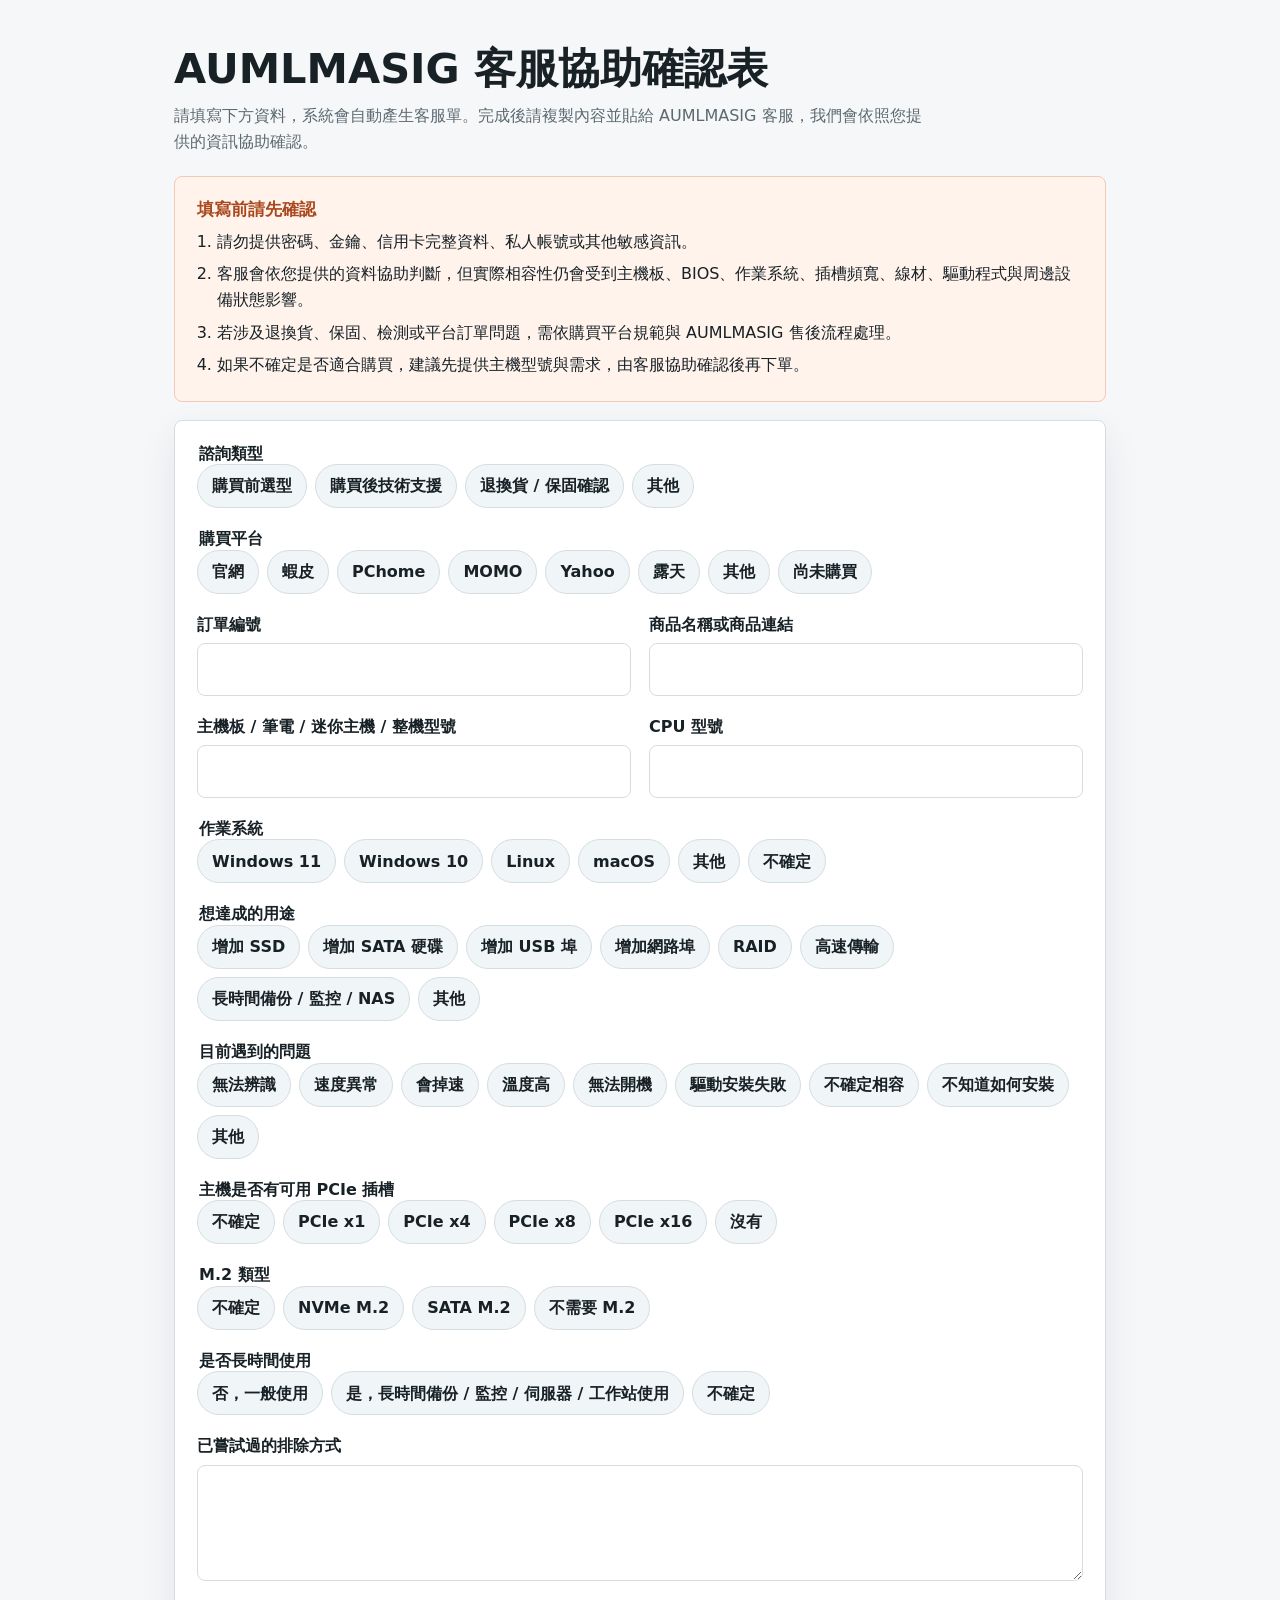
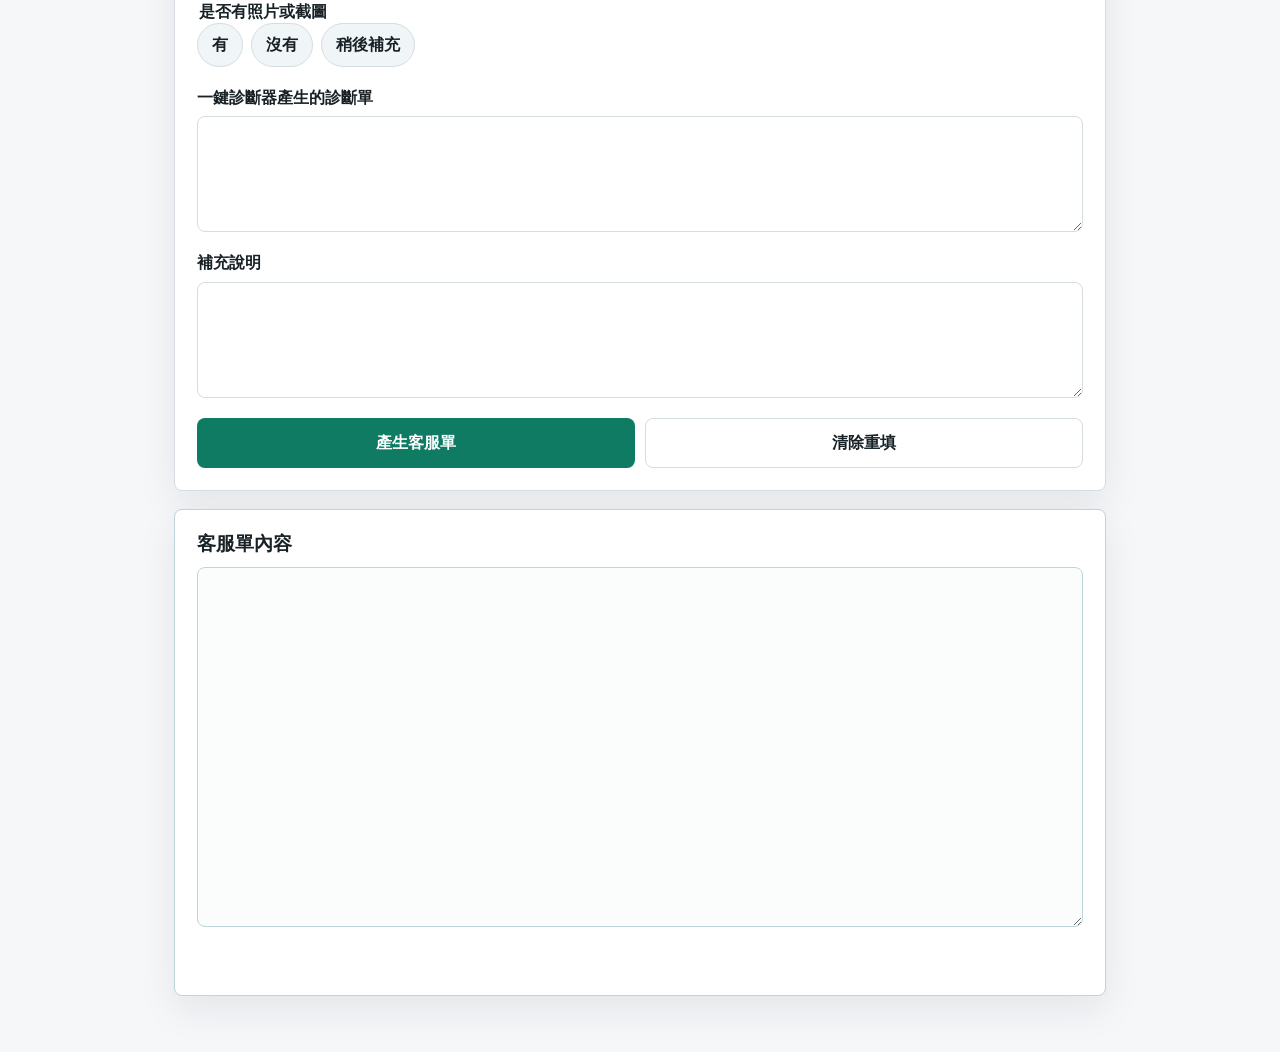
<file: support-contact.html>
<!doctype html>
<html lang="zh-Hant">
<head>
  <meta charset="utf-8">
  <meta name="viewport" content="width=device-width, initial-scale=1">
  <title>AUMLMASIG 客服協助確認表</title>
  <style>
    :root {
      color-scheme: light;
      --page: #f6f7f9;
      --surface: #ffffff;
      --surface-strong: #f0f5f7;
      --text: #172126;
      --muted: #5b6970;
      --line: #d6dde1;
      --focus: #0b6f86;
      --accent: #0f7b63;
      --accent-strong: #0b5f4d;
      --risk: #a9471d;
      --risk-soft: #fff3ec;
      --shadow: 0 14px 38px rgba(17, 24, 39, 0.08);
      --radius: 8px;
      font-family: "Microsoft JhengHei", "PingFang TC", "Noto Sans TC", system-ui, -apple-system, BlinkMacSystemFont, "Segoe UI", sans-serif;
    }

    * {
      box-sizing: border-box;
    }

    body {
      margin: 0;
      min-height: 100vh;
      background: var(--page);
      color: var(--text);
      font-size: 16px;
      line-height: 1.65;
    }

    a {
      color: inherit;
    }

    .page-shell {
      width: min(100%, 980px);
      margin: 0 auto;
      padding: 24px 16px 40px;
    }

    .page-header {
      padding: 8px 0 20px;
    }

    .page-header h1 {
      margin: 0 0 10px;
      font-size: clamp(1.55rem, 6vw, 2.6rem);
      line-height: 1.18;
      letter-spacing: 0;
    }

    .page-header p {
      max-width: 760px;
      margin: 0;
      color: var(--muted);
      font-size: 1rem;
    }

    .notice {
      margin: 0 0 18px;
      padding: 16px;
      background: var(--risk-soft);
      border: 1px solid #f2c9b6;
      border-radius: var(--radius);
    }

    .notice h2 {
      margin: 0 0 8px;
      font-size: 1.05rem;
      line-height: 1.3;
      color: var(--risk);
    }

    .notice ol {
      margin: 0;
      padding-left: 1.25rem;
    }

    .notice li + li {
      margin-top: 6px;
    }

    .form-panel,
    .result-panel,
    .handoff-panel {
      background: var(--surface);
      border: 1px solid var(--line);
      border-radius: var(--radius);
      box-shadow: var(--shadow);
    }

    .form-panel {
      padding: 16px;
    }

    .field-grid {
      display: grid;
      gap: 18px;
    }

    .field {
      display: grid;
      gap: 8px;
    }

    .field label,
    .legend {
      font-weight: 700;
      line-height: 1.35;
    }

    input[type="text"],
    textarea {
      width: 100%;
      border: 1px solid var(--line);
      border-radius: var(--radius);
      padding: 12px 13px;
      color: var(--text);
      background: #ffffff;
      font: inherit;
      min-height: 46px;
    }

    textarea {
      min-height: 116px;
      resize: vertical;
    }

    input[type="text"]:focus,
    textarea:focus,
    .chip input:focus-visible + span,
    button:focus-visible,
    .button-link:focus-visible {
      outline: 3px solid rgba(11, 111, 134, 0.22);
      outline-offset: 2px;
      border-color: var(--focus);
    }

    fieldset {
      border: 0;
      margin: 0;
      padding: 0;
    }

    .chip-group {
      display: flex;
      flex-wrap: wrap;
      gap: 8px;
    }

    .chip {
      display: inline-flex;
      min-height: 44px;
      cursor: pointer;
    }

    .chip input {
      position: absolute;
      inline-size: 1px;
      block-size: 1px;
      opacity: 0;
      pointer-events: none;
    }

    .chip span {
      display: inline-flex;
      align-items: center;
      justify-content: center;
      min-height: 44px;
      border: 1px solid var(--line);
      border-radius: 999px;
      padding: 9px 14px;
      background: var(--surface-strong);
      color: var(--text);
      font-weight: 650;
      transition: background 150ms ease, border-color 150ms ease, color 150ms ease, transform 150ms ease;
      user-select: none;
    }

    .chip input:checked + span {
      background: var(--accent);
      border-color: var(--accent);
      color: #ffffff;
    }

    .chip:active span {
      transform: scale(0.98);
    }

    .actions,
    .handoff-actions {
      display: grid;
      gap: 10px;
      margin-top: 20px;
    }

    button,
    .button-link {
      min-height: 46px;
      border: 1px solid transparent;
      border-radius: var(--radius);
      padding: 11px 14px;
      font: inherit;
      font-weight: 800;
      text-align: center;
      cursor: pointer;
      text-decoration: none;
    }

    .primary {
      background: var(--accent);
      color: #ffffff;
    }

    .primary:hover {
      background: var(--accent-strong);
    }

    .secondary,
    .button-link {
      background: #ffffff;
      border-color: var(--line);
      color: var(--text);
    }

    .secondary:hover,
    .button-link:hover {
      background: var(--surface-strong);
    }

    .result-panel {
      margin-top: 18px;
      padding: 16px;
      border-color: #bdd4d8;
    }

    .result-panel h2,
    .handoff-panel h2 {
      margin: 0 0 10px;
      font-size: 1.2rem;
      line-height: 1.3;
    }

    #ticketOutput {
      min-height: 360px;
      background: #fbfdfd;
      border-color: #bdd4d8;
      white-space: pre-wrap;
    }

    .status-message {
      min-height: 28px;
      margin: 10px 0 0;
      color: var(--accent-strong);
      font-weight: 750;
    }

    .handoff-panel {
      margin-top: 18px;
      padding: 16px;
      border-color: #c7d7d2;
    }

    .handoff-panel[hidden],
    .handoff-action[hidden] {
      display: none;
    }

    .handoff-panel p {
      margin: 0;
      color: var(--muted);
    }

    .handoff-note {
      margin-top: 14px;
      padding: 13px 14px;
      border: 1px solid var(--line);
      border-radius: var(--radius);
      background: var(--surface-strong);
    }

    .handoff-note + .handoff-note {
      margin-top: 10px;
    }

    .sr-only {
      position: absolute;
      width: 1px;
      height: 1px;
      padding: 0;
      margin: -1px;
      overflow: hidden;
      clip: rect(0, 0, 0, 0);
      white-space: nowrap;
      border: 0;
    }

    @media (min-width: 760px) {
      .page-shell {
        padding: 36px 24px 56px;
      }

      .form-panel,
      .result-panel,
      .handoff-panel,
      .notice {
        padding: 22px;
      }

      .field-grid {
        grid-template-columns: repeat(2, minmax(0, 1fr));
        gap: 20px 18px;
      }

      .field-wide {
        grid-column: 1 / -1;
      }

      .actions,
      .handoff-actions {
        grid-template-columns: repeat(2, minmax(0, 1fr));
      }
    }

    @media (min-width: 920px) {
      .handoff-actions {
        grid-template-columns: repeat(5, minmax(0, 1fr));
      }
    }
  </style>
</head>
<body>
  <main class="page-shell">
    <header class="page-header">
      <h1>AUMLMASIG 客服協助確認表</h1>
      <p>請填寫下方資料，系統會自動產生客服單。完成後請複製內容並貼給 AUMLMASIG 客服，我們會依照您提供的資訊協助確認。</p>
    </header>

    <section class="notice" aria-labelledby="noticeTitle">
      <h2 id="noticeTitle">填寫前請先確認</h2>
      <ol>
        <li>請勿提供密碼、金鑰、信用卡完整資料、私人帳號或其他敏感資訊。</li>
        <li>客服會依您提供的資料協助判斷，但實際相容性仍會受到主機板、BIOS、作業系統、插槽頻寬、線材、驅動程式與周邊設備狀態影響。</li>
        <li>若涉及退換貨、保固、檢測或平台訂單問題，需依購買平台規範與 AUMLMASIG 售後流程處理。</li>
        <li>如果不確定是否適合購買，建議先提供主機型號與需求，由客服協助確認後再下單。</li>
      </ol>
    </section>

    <form class="form-panel" id="supportForm">
      <div class="field-grid">
        <fieldset class="field field-wide" data-ticket-label="諮詢類型" data-field-name="consultType">
          <legend class="legend">諮詢類型</legend>
          <div class="chip-group">
            <label class="chip"><input type="radio" name="consultType" value="購買前選型"><span>購買前選型</span></label>
            <label class="chip"><input type="radio" name="consultType" value="購買後技術支援"><span>購買後技術支援</span></label>
            <label class="chip"><input type="radio" name="consultType" value="退換貨 / 保固確認"><span>退換貨 / 保固確認</span></label>
            <label class="chip"><input type="radio" name="consultType" value="其他"><span>其他</span></label>
          </div>
        </fieldset>

        <fieldset class="field field-wide" data-ticket-label="購買平台" data-field-name="purchasePlatform">
          <legend class="legend">購買平台</legend>
          <div class="chip-group">
            <label class="chip"><input type="radio" name="purchasePlatform" value="官網"><span>官網</span></label>
            <label class="chip"><input type="radio" name="purchasePlatform" value="蝦皮"><span>蝦皮</span></label>
            <label class="chip"><input type="radio" name="purchasePlatform" value="PChome"><span>PChome</span></label>
            <label class="chip"><input type="radio" name="purchasePlatform" value="MOMO"><span>MOMO</span></label>
            <label class="chip"><input type="radio" name="purchasePlatform" value="Yahoo"><span>Yahoo</span></label>
            <label class="chip"><input type="radio" name="purchasePlatform" value="露天"><span>露天</span></label>
            <label class="chip"><input type="radio" name="purchasePlatform" value="其他"><span>其他</span></label>
            <label class="chip"><input type="radio" name="purchasePlatform" value="尚未購買"><span>尚未購買</span></label>
          </div>
        </fieldset>

        <div class="field" data-ticket-label="訂單編號" data-field-name="orderNumber">
          <label for="orderNumber">訂單編號</label>
          <input id="orderNumber" name="orderNumber" type="text" autocomplete="off">
        </div>

        <div class="field" data-ticket-label="商品名稱或商品連結" data-field-name="productInfo">
          <label for="productInfo">商品名稱或商品連結</label>
          <input id="productInfo" name="productInfo" type="text" autocomplete="off">
        </div>

        <div class="field" data-ticket-label="主機板 / 筆電 / 迷你主機 / 整機型號" data-field-name="hostModel">
          <label for="hostModel">主機板 / 筆電 / 迷你主機 / 整機型號</label>
          <input id="hostModel" name="hostModel" type="text" autocomplete="off">
        </div>

        <div class="field" data-ticket-label="CPU 型號" data-field-name="cpuModel">
          <label for="cpuModel">CPU 型號</label>
          <input id="cpuModel" name="cpuModel" type="text" autocomplete="off">
        </div>

        <fieldset class="field field-wide" data-ticket-label="作業系統" data-field-name="operatingSystem">
          <legend class="legend">作業系統</legend>
          <div class="chip-group">
            <label class="chip"><input type="radio" name="operatingSystem" value="Windows 11"><span>Windows 11</span></label>
            <label class="chip"><input type="radio" name="operatingSystem" value="Windows 10"><span>Windows 10</span></label>
            <label class="chip"><input type="radio" name="operatingSystem" value="Linux"><span>Linux</span></label>
            <label class="chip"><input type="radio" name="operatingSystem" value="macOS"><span>macOS</span></label>
            <label class="chip"><input type="radio" name="operatingSystem" value="其他"><span>其他</span></label>
            <label class="chip"><input type="radio" name="operatingSystem" value="不確定"><span>不確定</span></label>
          </div>
        </fieldset>

        <fieldset class="field field-wide" data-ticket-label="想達成的用途" data-field-name="intendedUse">
          <legend class="legend">想達成的用途</legend>
          <div class="chip-group">
            <label class="chip"><input type="checkbox" name="intendedUse" value="增加 SSD"><span>增加 SSD</span></label>
            <label class="chip"><input type="checkbox" name="intendedUse" value="增加 SATA 硬碟"><span>增加 SATA 硬碟</span></label>
            <label class="chip"><input type="checkbox" name="intendedUse" value="增加 USB 埠"><span>增加 USB 埠</span></label>
            <label class="chip"><input type="checkbox" name="intendedUse" value="增加網路埠"><span>增加網路埠</span></label>
            <label class="chip"><input type="checkbox" name="intendedUse" value="RAID"><span>RAID</span></label>
            <label class="chip"><input type="checkbox" name="intendedUse" value="高速傳輸"><span>高速傳輸</span></label>
            <label class="chip"><input type="checkbox" name="intendedUse" value="長時間備份 / 監控 / NAS"><span>長時間備份 / 監控 / NAS</span></label>
            <label class="chip"><input type="checkbox" name="intendedUse" value="其他"><span>其他</span></label>
          </div>
        </fieldset>

        <fieldset class="field field-wide" data-ticket-label="目前遇到的問題" data-field-name="currentIssue">
          <legend class="legend">目前遇到的問題</legend>
          <div class="chip-group">
            <label class="chip"><input type="checkbox" name="currentIssue" value="無法辨識"><span>無法辨識</span></label>
            <label class="chip"><input type="checkbox" name="currentIssue" value="速度異常"><span>速度異常</span></label>
            <label class="chip"><input type="checkbox" name="currentIssue" value="會掉速"><span>會掉速</span></label>
            <label class="chip"><input type="checkbox" name="currentIssue" value="溫度高"><span>溫度高</span></label>
            <label class="chip"><input type="checkbox" name="currentIssue" value="無法開機"><span>無法開機</span></label>
            <label class="chip"><input type="checkbox" name="currentIssue" value="驅動安裝失敗"><span>驅動安裝失敗</span></label>
            <label class="chip"><input type="checkbox" name="currentIssue" value="不確定相容"><span>不確定相容</span></label>
            <label class="chip"><input type="checkbox" name="currentIssue" value="不知道如何安裝"><span>不知道如何安裝</span></label>
            <label class="chip"><input type="checkbox" name="currentIssue" value="其他"><span>其他</span></label>
          </div>
        </fieldset>

        <fieldset class="field field-wide" data-ticket-label="PCIe 插槽" data-field-name="pcieSlot">
          <legend class="legend">主機是否有可用 PCIe 插槽</legend>
          <div class="chip-group">
            <label class="chip"><input type="radio" name="pcieSlot" value="不確定"><span>不確定</span></label>
            <label class="chip"><input type="radio" name="pcieSlot" value="PCIe x1"><span>PCIe x1</span></label>
            <label class="chip"><input type="radio" name="pcieSlot" value="PCIe x4"><span>PCIe x4</span></label>
            <label class="chip"><input type="radio" name="pcieSlot" value="PCIe x8"><span>PCIe x8</span></label>
            <label class="chip"><input type="radio" name="pcieSlot" value="PCIe x16"><span>PCIe x16</span></label>
            <label class="chip"><input type="radio" name="pcieSlot" value="沒有"><span>沒有</span></label>
          </div>
        </fieldset>

        <fieldset class="field field-wide" data-ticket-label="M.2 類型" data-field-name="m2Type">
          <legend class="legend">M.2 類型</legend>
          <div class="chip-group">
            <label class="chip"><input type="radio" name="m2Type" value="不確定"><span>不確定</span></label>
            <label class="chip"><input type="radio" name="m2Type" value="NVMe M.2"><span>NVMe M.2</span></label>
            <label class="chip"><input type="radio" name="m2Type" value="SATA M.2"><span>SATA M.2</span></label>
            <label class="chip"><input type="radio" name="m2Type" value="不需要 M.2"><span>不需要 M.2</span></label>
          </div>
        </fieldset>

        <fieldset class="field field-wide" data-ticket-label="是否長時間使用" data-field-name="longRunningUse">
          <legend class="legend">是否長時間使用</legend>
          <div class="chip-group">
            <label class="chip"><input type="radio" name="longRunningUse" value="否，一般使用"><span>否，一般使用</span></label>
            <label class="chip"><input type="radio" name="longRunningUse" value="是，長時間備份 / 監控 / 伺服器 / 工作站使用"><span>是，長時間備份 / 監控 / 伺服器 / 工作站使用</span></label>
            <label class="chip"><input type="radio" name="longRunningUse" value="不確定"><span>不確定</span></label>
          </div>
        </fieldset>

        <div class="field field-wide" data-ticket-label="已嘗試過的排除方式" data-field-name="triedSteps">
          <label for="triedSteps">已嘗試過的排除方式</label>
          <textarea id="triedSteps" name="triedSteps"></textarea>
        </div>

        <fieldset class="field field-wide" data-ticket-label="是否有照片或截圖" data-field-name="hasMedia">
          <legend class="legend">是否有照片或截圖</legend>
          <div class="chip-group">
            <label class="chip"><input type="radio" name="hasMedia" value="有"><span>有</span></label>
            <label class="chip"><input type="radio" name="hasMedia" value="沒有"><span>沒有</span></label>
            <label class="chip"><input type="radio" name="hasMedia" value="稍後補充"><span>稍後補充</span></label>
          </div>
        </fieldset>

        <div class="field field-wide" data-ticket-label="一鍵診斷器產生的診斷單" data-field-name="diagnosisReport">
          <label for="diagnosisReport">一鍵診斷器產生的診斷單</label>
          <textarea id="diagnosisReport" name="diagnosisReport"></textarea>
        </div>

        <div class="field field-wide" data-ticket-label="補充說明" data-field-name="extraNotes">
          <label for="extraNotes">補充說明</label>
          <textarea id="extraNotes" name="extraNotes"></textarea>
        </div>
      </div>

      <div class="actions" aria-label="表單操作">
        <button class="primary" type="submit">產生客服單</button>
        <button class="secondary" id="clearButton" type="button">清除重填</button>
      </div>
    </form>

    <section class="result-panel" aria-labelledby="resultTitle">
      <h2 id="resultTitle">客服單內容</h2>
      <label class="sr-only" for="ticketOutput">產生後的客服單文字</label>
      <textarea id="ticketOutput" readonly></textarea>
      <p class="status-message" id="statusMessage" aria-live="polite"></p>
    </section>

    <section class="handoff-panel" id="handoffPanel" aria-labelledby="handoffTitle" hidden>
      <h2 id="handoffTitle">下一步：請將客服單傳給 AUMLMASIG</h2>
      <p>系統已產生您的客服單。請選擇以下其中一種方式傳送給 AUMLMASIG 客服，我們會依照您提供的資訊協助確認。</p>
      <div class="handoff-actions" aria-label="客服單傳送方式">
        <button class="primary handoff-action" id="copyButton" type="button">複製客服單</button>
        <button class="secondary handoff-action" id="emailButton" type="button" hidden>用 Email 傳送</button>
        <a class="button-link handoff-action" id="shoplineButton" href="#" target="_blank" rel="noopener" hidden>前往購買平台客服</a>
        <a class="button-link handoff-action" id="lineButton" href="#" target="_blank" rel="noopener" hidden>前往 LINE 客服</a>
        <a class="button-link handoff-action" id="diagnosisButton" href="#" hidden>返回一鍵診斷器</a>
      </div>
      <p class="handoff-note" id="platformContactNote" hidden>如果您已經在 Shopline、蝦皮、PChome、MOMO、Yahoo 或露天下單，建議優先透過原購買平台聯繫客服，並貼上本頁產生的客服單，方便核對訂單與售後流程。</p>
      <p class="handoff-note">若需要提供照片或截圖，請在 Email 或平台客服訊息中手動附上相關圖片，例如：商品安裝照片、裝置管理員截圖、磁碟管理截圖、BIOS 畫面或錯誤訊息截圖。</p>
    </section>
  </main>

  <script>
    const AUM_SUPPORT_CONFIG = {
      supportEmail: "請先填入正式客服信箱",
      shoplineContactUrl: "",
      lineContactUrl: "",
      diagnosisUrl: "https://aumlmasig01.github.io/aumlmasig-support-tools/"
    };

    (function () {
      var form = document.getElementById("supportForm");
      var output = document.getElementById("ticketOutput");
      var copyButton = document.getElementById("copyButton");
      var clearButton = document.getElementById("clearButton");
      var emailButton = document.getElementById("emailButton");
      var shoplineButton = document.getElementById("shoplineButton");
      var lineButton = document.getElementById("lineButton");
      var diagnosisButton = document.getElementById("diagnosisButton");
      var handoffPanel = document.getElementById("handoffPanel");
      var platformContactNote = document.getElementById("platformContactNote");
      var statusMessage = document.getElementById("statusMessage");

      var ticketFields = [
        ["諮詢類型", "consultType"],
        ["購買平台", "purchasePlatform"],
        ["訂單編號", "orderNumber"],
        ["商品名稱或商品連結", "productInfo"],
        ["主機板 / 筆電 / 迷你主機 / 整機型號", "hostModel"],
        ["CPU 型號", "cpuModel"],
        ["作業系統", "operatingSystem"],
        ["想達成的用途", "intendedUse"],
        ["目前遇到的問題", "currentIssue"],
        ["PCIe 插槽", "pcieSlot"],
        ["M.2 類型", "m2Type"],
        ["是否長時間使用", "longRunningUse"],
        ["已嘗試過的排除方式", "triedSteps"],
        ["是否有照片或截圖", "hasMedia"],
        ["一鍵診斷器產生的診斷單", "diagnosisReport"],
        ["補充說明", "extraNotes"]
      ];

      function getFieldValue(name) {
        var controls = Array.prototype.slice.call(form.elements[name] ? form.elements[name] : []);

        if (!controls.length && form.elements[name]) {
          controls = [form.elements[name]];
        }

        if (!controls.length) {
          return "";
        }

        var firstControl = controls[0];

        if (firstControl.type === "radio") {
          var checkedRadio = controls.find(function (control) {
            return control.checked;
          });
          return checkedRadio ? checkedRadio.value : "";
        }

        if (firstControl.type === "checkbox") {
          return controls
            .filter(function (control) {
              return control.checked;
            })
            .map(function (control) {
              return control.value;
            })
            .join("、");
        }

        return firstControl.value.trim();
      }

      function buildTicket() {
        var lines = ["【AUMLMASIG 客服協助確認】", ""];

        ticketFields.forEach(function (field) {
          lines.push(field[0] + "：" + getFieldValue(field[1]));
        });

        return lines.join("\n");
      }

      function setStatus(message) {
        statusMessage.textContent = message;
      }

      function hasGeneratedTicket() {
        return output.value.trim().length > 0;
      }

      function isUsableEmail(email) {
        return email &&
          email !== "請先填入正式客服信箱" &&
          /^[^\s@]+@[^\s@]+\.[^\s@]+$/.test(email);
      }

      function configureOptionalHandoff() {
        var supportEmailReady = isUsableEmail(AUM_SUPPORT_CONFIG.supportEmail);
        var shoplineReady = AUM_SUPPORT_CONFIG.shoplineContactUrl.trim().length > 0;
        var lineReady = AUM_SUPPORT_CONFIG.lineContactUrl.trim().length > 0;
        var diagnosisReady = AUM_SUPPORT_CONFIG.diagnosisUrl.trim().length > 0;

        emailButton.hidden = !supportEmailReady;
        shoplineButton.hidden = !shoplineReady;
        lineButton.hidden = !lineReady;
        diagnosisButton.hidden = !diagnosisReady;
        platformContactNote.hidden = !shoplineReady;

        if (shoplineReady) {
          shoplineButton.href = AUM_SUPPORT_CONFIG.shoplineContactUrl;
        }

        if (lineReady) {
          lineButton.href = AUM_SUPPORT_CONFIG.lineContactUrl;
        }

        if (diagnosisReady) {
          diagnosisButton.href = AUM_SUPPORT_CONFIG.diagnosisUrl;
        }
      }

      function requireGeneratedTicket() {
        if (hasGeneratedTicket()) {
          return true;
        }

        setStatus("請先填寫資料並點擊「產生客服單」。");
        return false;
      }

      form.addEventListener("submit", function (event) {
        event.preventDefault();
        output.value = buildTicket();
        handoffPanel.hidden = false;
        setStatus("客服單已產生，請選擇下方方式傳給 AUMLMASIG 客服。");
        output.focus();
      });

      copyButton.addEventListener("click", function () {
        if (!requireGeneratedTicket()) {
          return;
        }

        var ticketText = output.value;

        function confirmCopied() {
          setStatus("已複製，可貼給 AUMLMASIG 客服確認。");
        }

        function reportCopyLimit() {
          setStatus("瀏覽器未允許自動複製，請選取客服單內容後複製。");
        }

        if (navigator.clipboard && window.isSecureContext) {
          navigator.clipboard.writeText(ticketText).then(confirmCopied).catch(function () {
            output.focus();
            output.select();
            if (document.execCommand("copy")) {
              confirmCopied();
              return;
            }
            reportCopyLimit();
          });
          return;
        }

        output.focus();
        output.select();
        if (document.execCommand("copy")) {
          confirmCopied();
          return;
        }
        reportCopyLimit();
      });

      emailButton.addEventListener("click", function () {
        if (!requireGeneratedTicket()) {
          return;
        }

        var subject = "AUMLMASIG 客服協助確認｜請協助確認相容性或售後問題";
        var mailtoUrl = "mailto:" +
          encodeURIComponent(AUM_SUPPORT_CONFIG.supportEmail) +
          "?subject=" +
          encodeURIComponent(subject) +
          "&body=" +
          encodeURIComponent(output.value);

        window.location.href = mailtoUrl;
      });

      clearButton.addEventListener("click", function () {
        form.reset();
        output.value = "";
        handoffPanel.hidden = true;
        setStatus("");
        document.getElementById("orderNumber").focus();
      });

      configureOptionalHandoff();
    })();
  </script>
</body>
</html>
</file>
<file: aumlmasig-expansion-card-diagnoser/styles/diagnoser.css>
:root {
  --auml-ink: #18212f;
  --auml-muted: #5a6675;
  --auml-line: #d9e1ea;
  --auml-soft: #f4f7fb;
  --auml-panel: #ffffff;
  --auml-brand: #0b6b72;
  --auml-brand-strong: #084f55;
  --auml-warn: #9a5b00;
  --auml-risk: #a13333;
  --auml-ok: #16734f;
  --auml-focus: #1c75bc;
  color-scheme: light;
}

* {
  box-sizing: border-box;
}

body {
  margin: 0;
  background: #eef3f7;
  color: var(--auml-ink);
  font-family: "Noto Sans TC", "Microsoft JhengHei", Arial, sans-serif;
  line-height: 1.6;
}

.auml-page {
  min-height: 100vh;
  padding: 20px 14px 36px;
}

.auml-shell {
  width: min(1040px, 100%);
  margin: 0 auto;
}

.auml-hero {
  padding: 22px 0 18px;
}

.auml-kicker {
  margin: 0 0 8px;
  color: var(--auml-brand);
  font-size: 0.95rem;
  font-weight: 700;
}

h1,
h2,
h3,
h4,
p {
  margin-top: 0;
}

h1 {
  margin-bottom: 10px;
  font-size: 2.25rem;
  line-height: 1.15;
}

.auml-subtitle {
  max-width: 780px;
  margin-bottom: 0;
  color: var(--auml-muted);
  font-size: 1.05rem;
}

.auml-form {
  display: grid;
  gap: 16px;
}

.auml-section,
.auml-result {
  border: 1px solid var(--auml-line);
  border-radius: 8px;
  background: var(--auml-panel);
  padding: 18px;
}

.auml-section h2,
.auml-result h2 {
  margin-bottom: 14px;
  font-size: 1.35rem;
}

.auml-grid {
  display: grid;
  gap: 14px;
}

.auml-field {
  display: grid;
  gap: 7px;
}

.auml-label {
  font-weight: 700;
}

.auml-help {
  color: var(--auml-muted);
  font-size: 0.92rem;
}

input[type="text"],
textarea {
  width: 100%;
  min-height: 44px;
  border: 1px solid #b8c5d2;
  border-radius: 6px;
  padding: 10px 12px;
  color: var(--auml-ink);
  font: inherit;
  background: #fff;
}

textarea {
  min-height: 112px;
  resize: vertical;
}

input:focus,
textarea:focus,
.auml-choice:focus-within,
.auml-chip:focus-within,
.auml-button:focus,
.auml-link-button:focus {
  outline: 3px solid rgba(28, 117, 188, 0.22);
  outline-offset: 2px;
}

.auml-choice-grid,
.auml-chip-grid {
  display: grid;
  gap: 10px;
}

.auml-choice,
.auml-chip {
  display: flex;
  min-height: 44px;
  align-items: center;
  gap: 10px;
  border: 1px solid #c4cfda;
  border-radius: 8px;
  padding: 10px 12px;
  background: #fff;
  cursor: pointer;
}

.auml-choice input,
.auml-chip input {
  width: 18px;
  height: 18px;
  accent-color: var(--auml-brand);
}

.auml-choice:has(input:checked),
.auml-chip:has(input:checked) {
  border-color: var(--auml-brand);
  background: #e9f6f4;
  box-shadow: inset 0 0 0 1px var(--auml-brand);
}

.auml-actions,
.auml-result-actions {
  display: flex;
  flex-wrap: wrap;
  gap: 10px;
  align-items: center;
}

.auml-button,
.auml-link-button {
  display: inline-flex;
  min-height: 44px;
  align-items: center;
  justify-content: center;
  border: 1px solid transparent;
  border-radius: 6px;
  padding: 10px 16px;
  font: inherit;
  font-weight: 700;
  text-decoration: none;
  cursor: pointer;
}

.auml-button-primary,
.auml-link-button {
  background: var(--auml-brand);
  color: #fff;
}

.auml-button-primary:hover,
.auml-link-button:hover {
  background: var(--auml-brand-strong);
}

.auml-button-secondary {
  border-color: #aebdcc;
  background: #fff;
  color: var(--auml-ink);
}

.auml-result {
  margin-top: 18px;
  border-top-width: 6px;
}

.auml-result[hidden] {
  display: none;
}

.auml-risk-pill {
  display: inline-flex;
  width: fit-content;
  min-height: 34px;
  align-items: center;
  border-radius: 999px;
  padding: 5px 12px;
  color: #fff;
  font-weight: 700;
}

.auml-risk-low {
  border-top-color: var(--auml-ok);
}

.auml-risk-low .auml-risk-pill {
  background: var(--auml-ok);
}

.auml-risk-medium {
  border-top-color: var(--auml-warn);
}

.auml-risk-medium .auml-risk-pill {
  background: var(--auml-warn);
}

.auml-risk-high {
  border-top-color: var(--auml-risk);
}

.auml-risk-high .auml-risk-pill {
  background: var(--auml-risk);
}

.auml-result-grid {
  display: grid;
  gap: 16px;
  margin-top: 16px;
}

.auml-result-block {
  border-top: 1px solid var(--auml-line);
  padding-top: 14px;
}

.auml-result-block h3 {
  margin-bottom: 8px;
  font-size: 1.05rem;
}

.auml-plan-list {
  display: grid;
  gap: 10px;
}

.auml-plan {
  border: 1px solid var(--auml-line);
  border-radius: 8px;
  padding: 12px;
  background: var(--auml-soft);
}

.auml-plan h4 {
  margin-bottom: 4px;
}

.auml-plan p,
.auml-muted {
  margin-bottom: 0;
  color: var(--auml-muted);
}

.auml-report-box {
  width: 100%;
  min-height: 260px;
  white-space: pre-wrap;
}

.auml-copy-status {
  min-height: 24px;
  color: var(--auml-ok);
  font-weight: 700;
}

.auml-noscript {
  border: 1px solid var(--auml-risk);
  border-radius: 8px;
  margin-bottom: 16px;
  padding: 12px;
  background: #fff6f6;
  color: var(--auml-risk);
  font-weight: 700;
}

@media (min-width: 720px) {
  .auml-page {
    padding: 32px 24px 56px;
  }

  h1 {
    font-size: 3.5rem;
  }

  .auml-grid {
    grid-template-columns: repeat(2, minmax(0, 1fr));
  }

  .auml-choice-grid {
    grid-template-columns: repeat(2, minmax(0, 1fr));
  }

  .auml-chip-grid {
    grid-template-columns: repeat(3, minmax(0, 1fr));
  }

  .auml-result-grid {
    grid-template-columns: repeat(2, minmax(0, 1fr));
  }

  .auml-result-block-wide {
    grid-column: 1 / -1;
  }
}
</file>
